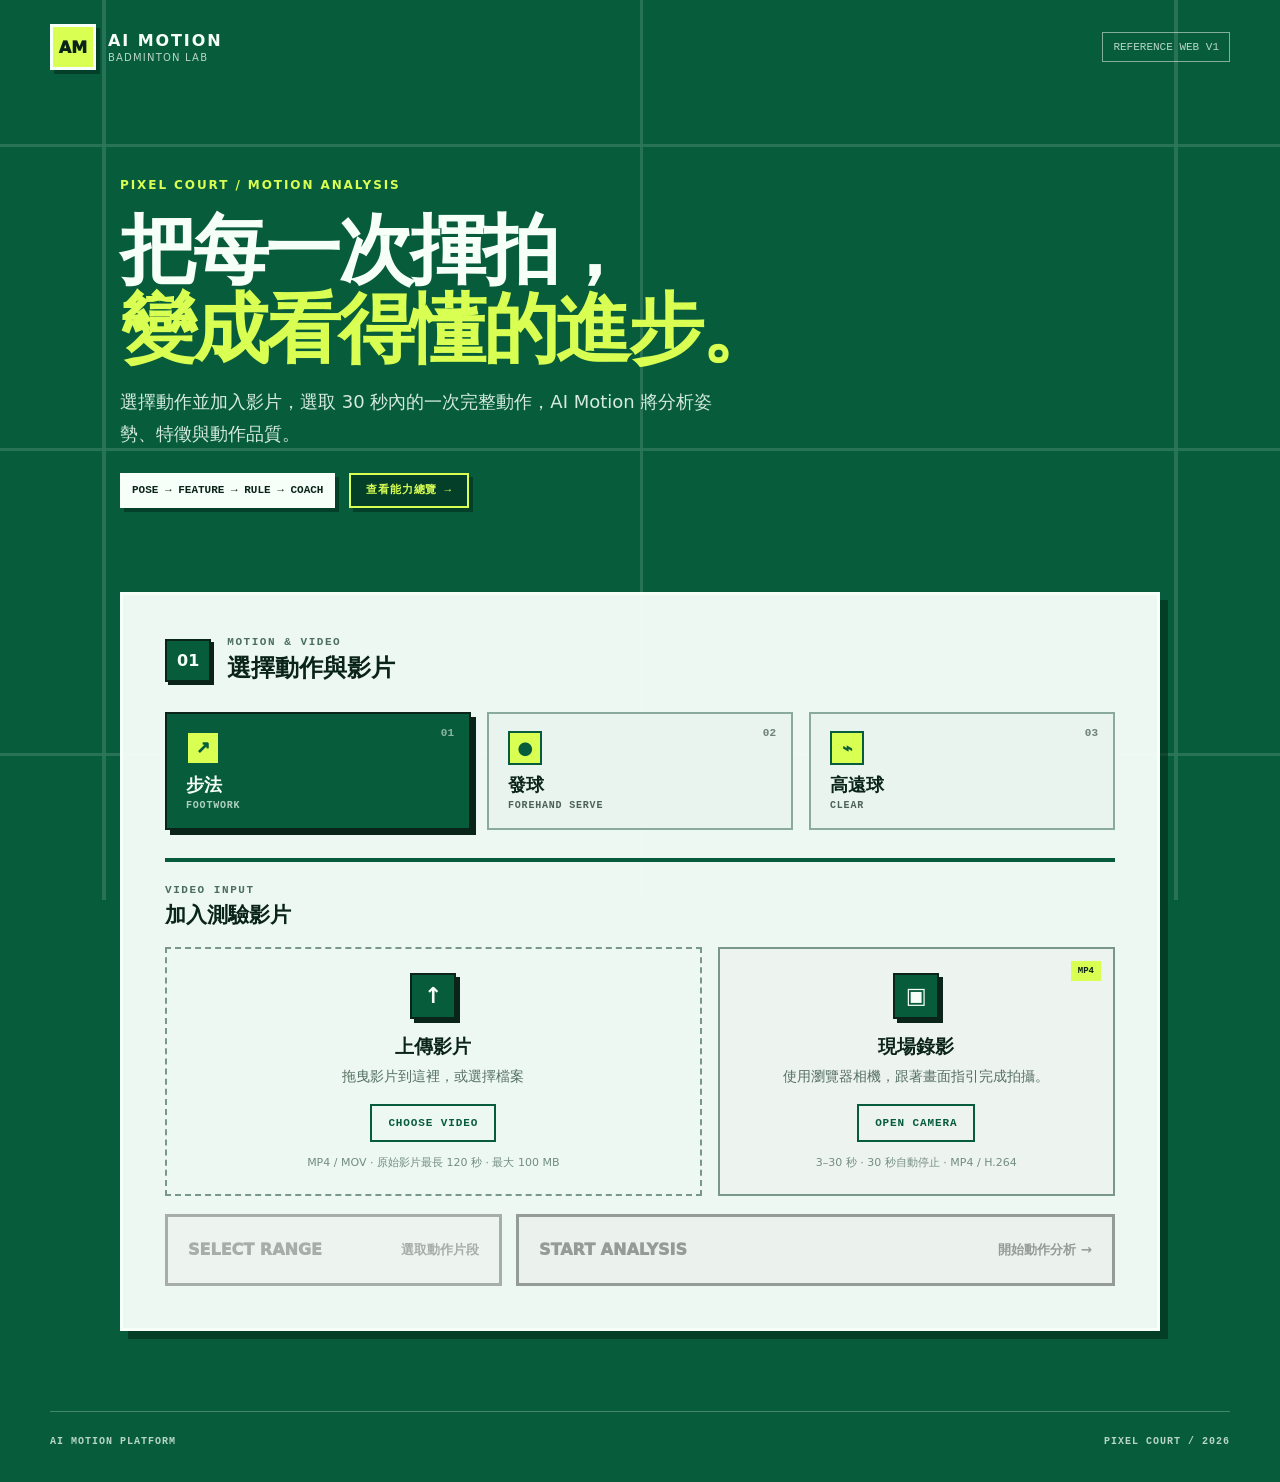
<file: frontend/index.html>
<!doctype html>
<html lang="zh-Hant">
<head>
  <meta charset="utf-8">
  <meta name="viewport" content="width=device-width, initial-scale=1">
  <meta name="theme-color" content="#075d3b">
  <title>AI Motion｜羽球動作分析</title>
  <link rel="stylesheet" href="css/home.css?v=segment-picker-v1">
</head>
<body>
  <div class="court-lines" aria-hidden="true"></div>

  <header class="site-header">
    <a class="brand" href="/" aria-label="AI Motion 首頁">
      <span class="brand-mark">AM</span>
      <span><strong>AI MOTION</strong><small>BADMINTON LAB</small></span>
    </a>
    <span class="version-tag">REFERENCE WEB V1</span>
</header>

  <main>
    <section class="hero">
      <p class="eyebrow">PIXEL COURT / MOTION ANALYSIS</p>
      <h1>把每一次揮拍，<br><span>變成看得懂的進步。</span></h1>
      <p class="hero-copy">選擇動作並加入影片，選取 30 秒內的一次完整動作，AI Motion 將分析姿勢、特徵與動作品質。</p>
      <div class="hero-actions">
        <div class="hero-badge" aria-label="分析流程">POSE → FEATURE → RULE → COACH</div>
        <a class="summary-link" href="summary.html?user_id=1">
          查看能力總覽 →
        </a>
      </div>
    </section>

    <section class="panel" aria-labelledby="motion-heading">
      <div class="step-heading">
        <span>01</span>
        <div><p>MOTION & VIDEO</p><h2 id="motion-heading">選擇動作與影片</h2></div>
      </div>

      <div class="motion-grid" role="radiogroup" aria-label="動作類型">
        <button class="motion-card is-selected" type="button" data-motion="footwork" role="radio" aria-checked="true">
          <span class="pixel-icon">↗</span><strong>步法</strong><small>FOOTWORK</small><em>01</em>
        </button>
        <button class="motion-card" type="button" data-motion="serve" role="radio" aria-checked="false">
          <span class="pixel-icon">●</span><strong>發球</strong><small>FOREHAND SERVE</small><em>02</em>
        </button>
        <button class="motion-card" type="button" data-motion="clear" role="radio" aria-checked="false">
          <span class="pixel-icon">⌁</span><strong>高遠球</strong><small>CLEAR</small><em>03</em>
        </button>
      </div>
      <div class="input-subheading">
    <div>
      <p>VIDEO INPUT</p>
      <h3 id="input-heading">加入測驗影片</h3>
    </div>
  </div>

  <div class="input-grid">
        <div class="upload-zone" id="uploadZone">
          <input id="videoInput" type="file" accept="video/mp4,video/quicktime,.mp4,.mov" hidden>
          <div class="upload-glyph">↑</div>
          <h3>上傳影片</h3>
          <p>拖曳影片到這裡，或選擇檔案</p>
          <button class="secondary-button" id="chooseFileButton" type="button">CHOOSE VIDEO</button>
          <small>MP4 / MOV · 原始影片最長 120 秒 · 最大 100 MB</small>
        </div>

        <div class="camera-card">
          <span class="soon-tag">MP4</span>
          <div class="camera-glyph">▣</div>
          <h3>現場錄影</h3>
          <p>使用瀏覽器相機，跟著畫面指引完成拍攝。</p>
          <button class="secondary-button" id="cameraButton" type="button">OPEN CAMERA</button>
          <small>3–30 秒 · 30 秒自動停止 · MP4 / H.264</small>
        </div>
      </div>

      <div class="file-bar" id="fileBar" hidden>
        <div><span class="file-dot"></span><strong id="fileName"></strong><small id="fileMeta"></small></div>
        <button id="removeFileButton" type="button" aria-label="移除影片">×</button>
      </div>

      <div class="motion-guard" id="motionGuard" hidden>
        <span>即將分析</span>
        <strong id="motionGuardLabel">步法 FOOTWORK</strong>
        <small>請確認影片中的實際動作與選擇項目相同。</small>
      </div>

      <div
        class="annotation-state"
        id="annotationState"
        hidden
      >
        <span>✓ 已選取完整動作</span>
        <strong id="annotationWindow"></strong>
      </div>

      <div class="analysis-actions">
        <button
          class="adjust-window-button"
          id="adjustWindowButton"
          type="button"
          disabled
        >
          <span>SELECT RANGE</span>
          <small>選取動作片段</small>
        </button>

        <button
          class="analyze-button"
          id="analyzeButton"
          type="button"
          disabled
        >
          <span>START ANALYSIS</span>
          <small>開始動作分析 →</small>
        </button>
      </div>
    </section>

    <section class="panel status-panel" id="statusPanel" hidden aria-live="polite">
      <div class="step-heading">
        <span>02</span>
        <div><p>ANALYSIS STATUS</p><h2>系統分析中</h2></div>
      </div>
      <div class="pipeline" id="pipeline">
        <div data-stage="upload"><i></i><span>UPLOAD</span></div>
        <div data-stage="pose"><i></i><span>POSE</span></div>
        <div data-stage="feature"><i></i><span>FEATURE</span></div>
        <div data-stage="assessment"><i></i><span>ASSESSMENT</span></div>
        <div data-stage="report"><i></i><span>REPORT</span></div>
      </div>
      <div class="analysis-progress" id="analysisProgress">
        <div class="progress-block">
          <div class="progress-meta">
            <span>影片上傳</span>
            <strong id="uploadProgressLabel">等待中</strong>
          </div>
          <div class="progress-track" aria-hidden="true">
            <i id="uploadProgressBar"></i>
          </div>
        </div>
        <div class="progress-block">
          <div class="progress-meta">
            <span>AI 分析</span>
            <strong id="analysisProgressLabel">等待中</strong>
          </div>
          <div class="progress-track" aria-hidden="true">
            <i id="analysisProgressBar"></i>
          </div>
          <small class="progress-detail" id="analysisProgressDetail">
            影片上傳完成後開始分析。
          </small>
        </div>
      </div>
      <p class="status-message" id="statusMessage">正在上傳影片…</p>
    </section>
  </main>

  <div class="camera-modal" id="cameraModal" hidden>
    <div class="camera-dialog" role="dialog" aria-modal="true" aria-labelledby="cameraTitle">
      <div class="camera-header">
        <div><p>CAMERA RECORDING V1.1</p><h2 id="cameraTitle">現場錄影</h2></div>
        <button id="cameraCloseButton" type="button" aria-label="關閉相機">×</button>
      </div>

      <div class="camera-stage" id="cameraStage" data-mode="ready">
        <video id="cameraPreview" autoplay muted playsinline></video>
        <video id="recordedPreview" controls playsinline hidden></video>

        <div class="camera-top-overlay">
          <div class="camera-motion-chip">
            <span>目前測驗</span>
            <strong id="cameraMotionLabel">步法 FOOTWORK</strong>
          </div>

          <div class="capture-quality" id="captureQuality" aria-live="polite">
            <div class="quality-item is-pending" id="qualityFullBody">
              <i aria-hidden="true"></i><span>全身入鏡</span><strong>檢查中</strong>
            </div>
            <div class="quality-item is-pending" id="qualityDistance">
              <i aria-hidden="true"></i><span>距離適中</span><strong>檢查中</strong>
            </div>
            <div class="quality-item is-pending" id="qualityLight">
              <i aria-hidden="true"></i><span>光線充足</span><strong>檢查中</strong>
            </div>
          </div>
        </div>

        <div class="capture-guide guide-footwork" id="captureGuide" aria-hidden="true">
          <div class="court-guide" id="courtGuide">
            <img
              src="./assets/capture-guides/footwork_court_guide_final.png"
              alt="步法球場取景引導線"
            />
            <span>請讓球網、半場邊線與中線大致對齊</span>
          </div>

          <div class="pose-guide" id="poseGuide">
            <div class="pose-guide-frame" aria-hidden="true"></div>
            <img id="poseGuideImage" alt="" />
            <span id="poseGuideLabel">站在人體引導位置並保持全身入鏡</span>
          </div>
        </div>

        <canvas id="qualityCanvas" width="96" height="54" hidden></canvas>
        <div class="countdown" id="cameraCountdown" hidden>3</div>
        <div class="recording-badge" id="recordingBadge" hidden><i></i><span>REC 00:00</span></div>

        <div class="camera-bottom-overlay">
          <p class="camera-status" id="cameraStatus">按下開始後將倒數 3 秒，錄影最長 30 秒。</p>
          <div class="camera-actions">
            <button class="camera-button ghost" id="cameraRetryButton" type="button" hidden>重新錄製</button>
            <button class="camera-button primary record-control" id="cameraStartButton" type="button" aria-label="開始錄影" data-record-state="ready"><span class="record-control-icon record-control-dot" aria-hidden="true"></span><span class="record-control-label">開始錄影</span></button>
            <button class="camera-button primary" id="cameraUseButton" type="button" hidden>使用這段影片</button>
          </div>
        </div>
      </div>

      <p class="capture-quality-note">
        綠燈表示目前拍攝條件適合分析，不代表動作正確。建議固定手機並使用 1.0x 正常速度。
      </p>
    </div>
  </div>

  <div class="toast" id="toast" role="status" hidden></div>
  <footer><span>AI MOTION PLATFORM</span><span>PIXEL COURT / 2026</span></footer>

  <script src="js/config.js?v=upload-v2-phase4a2"></script>
  <script src="js/api.js?v=upload-v2-phase4a2"></script>
  <script src="js/video-preprocess.js?v=trim-feedback-v2"></script>
  <script src="js/app.js?v=segment-picker-v1"></script>
  <script src="js/camera.js?v=upload-v2-phase4a2"></script>
</body>
</html>
</file>
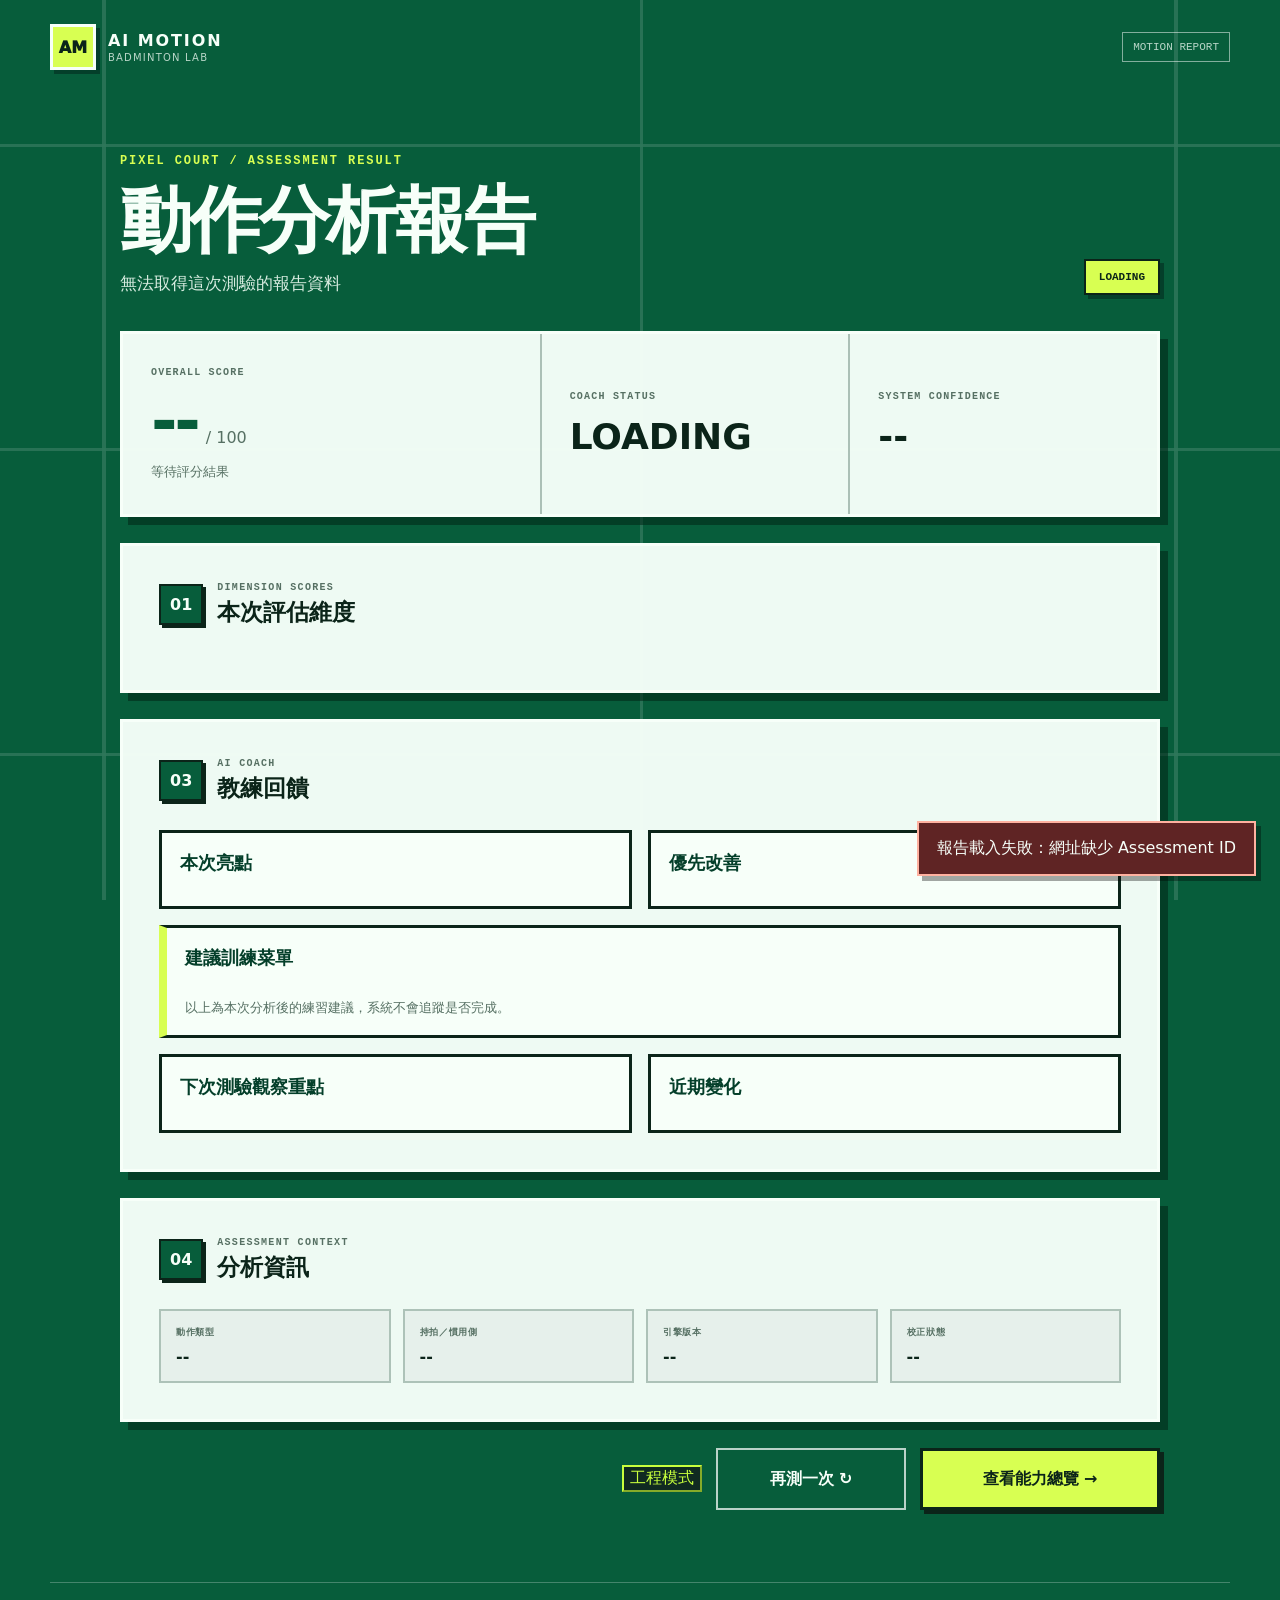
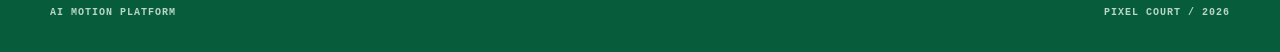
<file: frontend/report.html>
<!doctype html>
<html lang="zh-Hant">
<head>
  <meta charset="utf-8">
  <meta name="viewport" content="width=device-width, initial-scale=1">
  <meta name="theme-color" content="#075d3b">
  <title>AI Motion｜動作分析報告</title>
  <link rel="stylesheet" href="css/style.css">
  <link rel="stylesheet" href="css/engineer-mode.css">
</head>
<body>
  <div class="court-lines" aria-hidden="true"></div>

  <header class="site-header">
    <a class="brand" href="/" aria-label="返回 AI Motion 首頁">
      <span class="brand-mark">AM</span>
      <span><strong>AI MOTION</strong><small>BADMINTON LAB</small></span>
    </a>
    <span class="version-tag">MOTION REPORT</span>
  </header>

  <main class="report-shell">
    <section class="report-hero">
      <p class="eyebrow">PIXEL COURT / ASSESSMENT RESULT</p>
      <div class="hero-row">
        <div>
          <h1>動作分析報告</h1>
          <p id="motionSubtitle">正在讀取測驗結果…</p>
        </div>
        <span class="motion-chip" id="motionChip">LOADING</span>
      </div>
    </section>

    <section class="score-board" aria-label="測驗總覽">
      <article class="score-main">
        <p>OVERALL SCORE</p>
        <div class="score-line"><strong id="overallScore">--</strong><span>/ 100</span></div>
        <small id="evaluationStatus">等待評分結果</small>
      </article>
      <article class="summary-stat">
        <p>COACH STATUS</p>
        <strong id="coachStatus">LOADING</strong>
      </article>
      <article class="summary-stat">
        <p>SYSTEM CONFIDENCE</p>
        <strong id="confidenceValue">--</strong>
      </article>
    </section>

    <section class="report-grid">
      <article class="report-card dimension-card">
        <div class="card-heading"><span>01</span><div><p>DIMENSION SCORES</p><h2>本次評估維度</h2></div></div>
        <div class="dimension-list" id="dimensionList"></div>
        <p id="dimensionEmpty" class="empty-state" hidden>目前沒有可顯示的維度分數。</p>
      </article>

      <section class="report-card key-motion-section" id="keyMotionSection" aria-labelledby="keyMotionTitle" hidden>
        <div class="key-motion-heading-row">
          <div class="card-heading"><span>02</span><div><p>MOTION SEQUENCE</p><h2 id="keyMotionTitle">動作序列</h2></div></div>
        </div>
        <p class="key-motion-intro">從本次分析片段擷取連續代表畫面，查看完整動作變化。</p>
        <div class="motion-sequence-player" id="keyMotionPlayer" data-skeleton-visible="true">
          <div class="motion-sequence-stage" id="keyMotionStage"></div>
          <div class="motion-sequence-controls">
            <button class="motion-sequence-playback" id="keyMotionPlayback" type="button" aria-label="暫停動作序列">
              <strong id="keyMotionPlaybackIcon" aria-hidden="true">❚❚</strong>
              <span id="keyMotionPlaybackLabel">暫停</span>
            </button>
            <span class="motion-sequence-counter" id="keyMotionCounter">01 / 06</span>
            <button
              class="key-motion-skeleton-toggle"
              id="keyMotionSkeletonToggle"
              type="button"
              role="switch"
              aria-checked="true"
            >
              <span>顯示骨架</span>
              <strong id="keyMotionSkeletonState">ON</strong>
            </button>
          </div>
          <div class="motion-sequence-indicators" id="keyMotionIndicators" aria-label="動作序列畫面選擇"></div>
        </div>
      </section>

      <section class="report-card footwork-reach-section" id="footworkReachSection" aria-labelledby="footworkReachTitle" hidden>
        <div class="footwork-reach-heading-row">
          <div class="card-heading"><span>02</span><div><p>MOVEMENT REACH GRID</p><h2 id="footworkReachTitle">移動觸及圖</h2></div></div>
          <button
            class="key-motion-skeleton-toggle"
            id="footworkReachSkeletonToggle"
            type="button"
            role="switch"
            aria-checked="true"
          >
            <span>顯示骨架</span>
            <strong id="footworkReachSkeletonState">ON</strong>
          </button>
        </div>
        <p class="key-motion-intro">以中心準備位置與各方向最遠觸及畫面，呈現本次步法移動範圍。</p>
        <div class="footwork-reach-grid" id="footworkReachGrid" data-skeleton-visible="true"></div>
      </section>

      <article class="report-card coach-card">
        <div class="card-heading"><span>03</span><div><p>AI COACH</p><h2>教練回饋</h2></div></div>
        <div class="coach-v2" id="coachV2" hidden>
          <section class="coach-v2-block coach-v2-strengths">
            <h3>本次亮點</h3>
            <ul id="coachV2Strengths"></ul>
          </section>
          <section class="coach-v2-block coach-v2-priorities">
            <h3>優先改善</h3>
            <ul id="coachV2Priorities"></ul>
          </section>
          <section class="coach-v2-block coach-v2-training">
            <h3>建議訓練菜單</h3>
            <ol id="coachV2Training"></ol>
            <small>以上為本次分析後的練習建議，系統不會追蹤是否完成。</small>
          </section>
          <section class="coach-v2-block coach-v2-next">
            <h3>下次測驗觀察重點</h3>
            <p id="coachV2NextFocus"></p>
          </section>
          <section class="coach-v2-block coach-v2-trend">
            <h3>近期變化</h3>
            <p id="coachV2RecentTrend"></p>
          </section>
        </div>
        <p class="coach-message" id="coachMessage" hidden></p>
        <ul id="feedbackList" class="feedback-list"></ul>
      </article>
    </section>

    <section class="report-card evidence-card">
      <div class="card-heading"><span>04</span><div><p>ASSESSMENT CONTEXT</p><h2>分析資訊</h2></div></div>
      <dl class="evidence-grid">
        <div><dt>動作類型</dt><dd id="motionTypeValue">--</dd></div>
        <div><dt>持拍／慣用側</dt><dd id="handValue">--</dd></div>
        <div><dt>引擎版本</dt><dd id="engineValue">--</dd></div>
        <div><dt>校正狀態</dt><dd id="calibrationValue">--</dd></div>
      </dl>
      <details id="limitationsDetails" hidden>
        <summary>查看目前版本限制</summary>
        <ul id="limitationsList"></ul>
      </details>
    </section>

    <section class="engineer-mode" id="engineerMode" hidden>
      <div class="engineer-heading">
        <div>
          <p>INTERNAL DEVELOPMENT INTERFACE</p>
          <h2>工程模式</h2>
        </div>
        <div class="engineer-heading-actions">
          <button id="engineerExportCsv" type="button" hidden>
            EXPORT CSV
          </button>
          <span>DEBUG / NOT PUBLIC CONTRACT</span>
        </div>
      </div>
      <p class="engineer-intro">
        本區只呈現 Backend 已保存的分析證據與門檻，不在瀏覽器重算 Feature 或分數。
      </p>
      <div id="engineerState" class="engineer-state">正在讀取工程證據…</div>
      <div id="engineerSections" class="engineer-sections"></div>
    </section>

    <div class="report-actions">
      <a id="summaryButton" class="summary-button" href="summary.html?user_id=1">查看能力總覽 →</a>
      <button id="backButton" type="button">← 返回重新測驗</button>
      <button id="engineerToggle" class="engineer-toggle" type="button" aria-expanded="false">
        工程模式
      </button>
      <span id="assessmentLabel"></span>
    </div>
  </main>

  <div class="error-banner" id="errorBanner" role="alert" hidden></div>
  <footer><span>AI MOTION PLATFORM</span><span>PIXEL COURT / 2026</span></footer>

  <script src="js/config.js"></script>
  <script src="js/api.js"></script>
  <script src="js/motion-sequence-player.js"></script>
  <script src="js/report.js"></script>
  <script src="js/engineer-mode.js"></script>
</body>
</html>
</file>
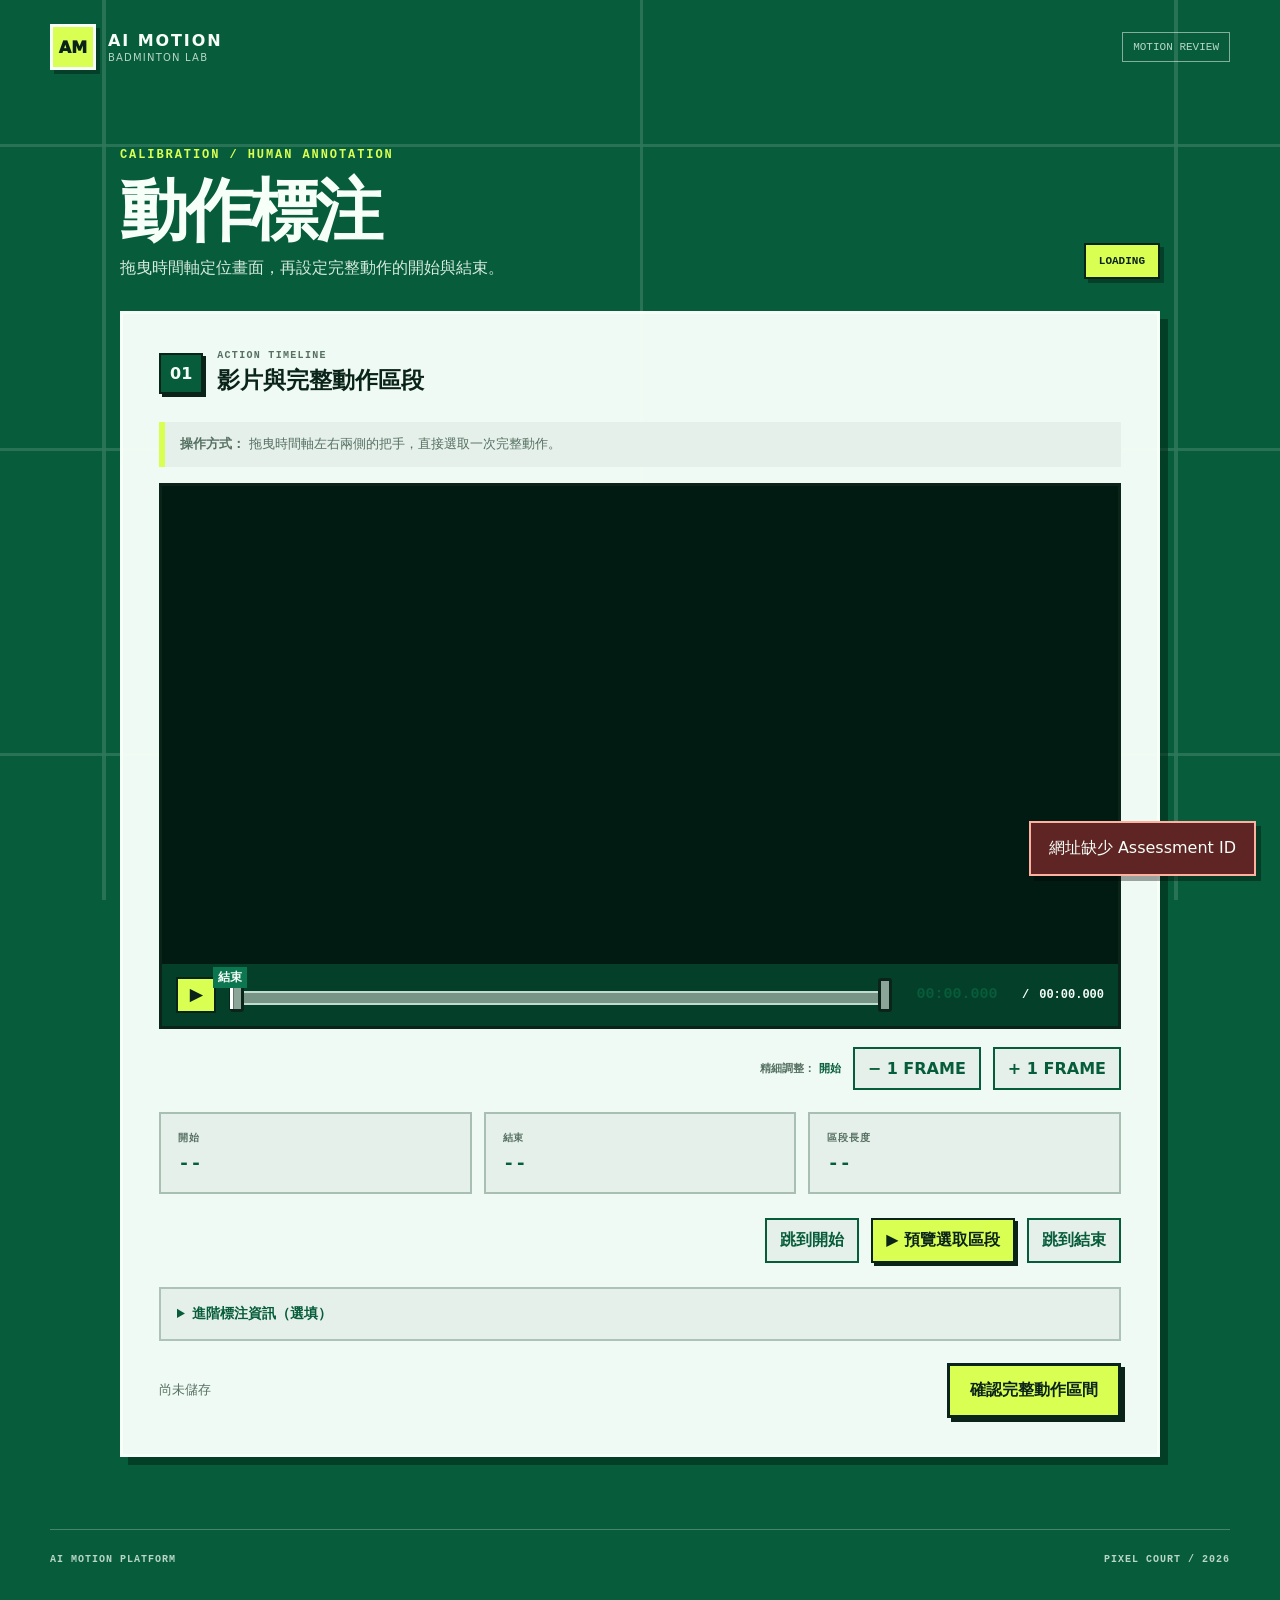
<file: frontend/review.html>
<!doctype html>
<html lang="zh-Hant">
<head>
  <meta charset="utf-8">
  <meta name="viewport" content="width=device-width, initial-scale=1">
  <meta name="theme-color" content="#075d3b">
  <title>AI Motion｜動作標注</title>
  <link rel="stylesheet" href="css/style.css">
  <link rel="stylesheet" href="css/review.css">
</head>
<body>
  <div class="court-lines" aria-hidden="true"></div>

  <header class="site-header">
    <a class="brand" href="/">
      <span class="brand-mark">AM</span>
      <span>
        <strong>AI MOTION</strong>
        <small>BADMINTON LAB</small>
      </span>
    </a>
    <span class="version-tag">MOTION REVIEW</span>
  </header>

  <main class="review-shell">
    <section class="review-hero">
      <p class="eyebrow">CALIBRATION / HUMAN ANNOTATION</p>
      <div class="hero-row">
        <div>
          <h1>動作標注</h1>
          <p>拖曳時間軸定位畫面，再設定完整動作的開始與結束。</p>
        </div>
        <span class="motion-chip" id="motionChip">LOADING</span>
      </div>
    </section>

    <section class="review-card video-card">
      <div class="card-heading">
        <span>01</span>
        <div>
          <p>ACTION TIMELINE</p>
          <h2>影片與完整動作區段</h2>
        </div>
      </div>

      <p class="annotation-guide">
        <strong>操作方式：</strong>
        拖曳時間軸左右兩側的把手，直接選取一次完整動作。
      </p>

      <div class="video-stage">
        <video id="reviewVideo" playsinline preload="metadata"></video>

        <div class="video-timeline">
          <button id="playPause" type="button" aria-label="播放或暫停">▶</button>

          <div class="trim-shell" id="trimTrack">
            <div class="trim-selection" id="trimSelection"></div>
            <div class="timeline-playhead" id="timelinePlayhead"></div>

            <input
              id="startHandle"
              class="trim-range trim-range-start"
              type="range"
              min="0"
              max="1"
              step="0.001"
              value="0"
              aria-label="拖曳設定開始時間"
            >

            <input
              id="endHandle"
              class="trim-range trim-range-end"
              type="range"
              min="0"
              max="1"
              step="0.001"
              value="1"
              aria-label="拖曳設定結束時間"
            >

            <span class="trim-label trim-label-start" id="startMarker">
              開始
            </span>
            <span class="trim-label trim-label-end" id="endMarker">
              結束
            </span>
          </div>

          <strong id="currentTime">00:00.000</strong>
          <span>/</span>
          <span id="totalTime">00:00.000</span>
        </div>
      </div>

      <div class="playback-tools precision-tools">
        <span>
          精細調整：
          <strong id="boundaryTarget">開始</strong>
        </span>
        <button id="previousFrame" type="button">− 1 FRAME</button>
        <button id="nextFrame" type="button">+ 1 FRAME</button>
      </div>

      <input id="startRange" type="hidden" value="0">
      <input id="endRange" type="hidden" value="1">

      <div class="window-stats compact-window-stats">
        <div>
          <small>開始</small>
          <strong id="startValue">--</strong>
        </div>
        <div>
          <small>結束</small>
          <strong id="endValue">--</strong>
        </div>
        <div>
          <small>區段長度</small>
          <strong id="durationValue">--</strong>
        </div>
      </div>

      <div class="auto-window" id="autoWindow" hidden></div>

      <div class="window-actions">
        <button id="jumpStart" type="button">跳到開始</button>
        <button id="previewWindow" class="primary-action" type="button">
          ▶ 預覽選取區段
        </button>
        <button id="jumpEnd" type="button">跳到結束</button>
      </div>

      <form id="annotationForm">
        <details class="annotation-details" id="annotationDetails">
          <summary>進階標注資訊（選填）</summary>

          <p class="annotation-help">
            用於記錄實際動作與持拍手，協助檢查系統是否判斷正確。
          </p>

          <div class="form-grid">
            <label>
              <span>實際動作</span>
              <select id="actionType">
                <option value="">尚未指定</option>
                <option value="FOREHAND_SERVE">正手發球</option>
                <option value="BACKHAND_SERVE">反手發球</option>
                <option value="CLEAR">高遠球</option>
                <option value="FOOTWORK">米字步</option>
              </select>
            </label>

            <label>
              <span>持拍手</span>
              <select id="racketSide">
                <option value="">尚未指定</option>
                <option value="right">右手</option>
                <option value="left">左手</option>
              </select>
            </label>
          </div>

          <label class="notes-field">
            <span>備註</span>
            <textarea
              id="notes"
              rows="3"
              placeholder="例如：教學影片、有慢動作或多角度剪輯。"
            ></textarea>
          </label>
        </details>

        <div class="save-row">
          <p id="saveStatus">尚未儲存</p>
          <button id="saveAnnotation" class="save-button" type="submit">
            確認完整動作區間
          </button>
        </div>
      </form>
    </section>

    <p class="assessment-id" id="assessmentLabel"></p>
  </main>

  <div class="error-banner" id="errorBanner" role="alert" hidden></div>

  <footer>
    <span>AI MOTION PLATFORM</span>
    <span>PIXEL COURT / 2026</span>
  </footer>

  <script src="js/config.js"></script>
  <script src="js/review.js"></script>
</body>
</html>
</file>
<file: frontend/css/home.css>
:root {
  --court: #075d3b;
  --court-deep: #043f2a;
  --court-light: #0b7650;
  --lime: #d8ff52;
  --white: #f7fff9;
  --ink: #0b2419;
  --muted: #b9d6c8;
  --line: rgba(255,255,255,.82);
  --panel: rgba(246,255,249,.96);
  --shadow: 8px 8px 0 rgba(1,37,23,.55);
}

* { box-sizing: border-box; }
html { scroll-behavior: smooth; }
body {
  margin: 0;
  min-height: 100vh;
  color: var(--white);
  background: var(--court);
  font-family: Inter, "Noto Sans TC", system-ui, -apple-system, sans-serif;
  overflow-x: hidden;
}
button, input { font: inherit; }
button { cursor: pointer; }

.court-lines {
  position: fixed;
  inset: 0;
  z-index: -1;
  opacity: .16;
  background:
    linear-gradient(90deg, transparent 8%, var(--line) 8% 8.25%, transparent 8.25% 50%, var(--line) 50% 50.25%, transparent 50.25% 91.75%, var(--line) 91.75% 92%, transparent 92%),
    linear-gradient(transparent 16%, var(--line) 16% 16.35%, transparent 16.35% 49.8%, var(--line) 49.8% 50.15%, transparent 50.15% 83.65%, var(--line) 83.65% 84%, transparent 84%);
}
.site-header {
  width: min(1180px, calc(100% - 40px));
  margin: 0 auto;
  padding: 24px 0;
  display: flex;
  align-items: center;
  justify-content: space-between;
}
.brand { color: inherit; text-decoration: none; display: flex; align-items: center; gap: 12px; }
.brand-mark {
  display: grid; place-items: center; width: 46px; height: 46px;
  color: var(--ink); background: var(--lime); border: 3px solid var(--white);
  box-shadow: 4px 4px 0 var(--court-deep); font-weight: 950;
}
.brand strong, .brand small { display: block; letter-spacing: .12em; }
.brand small { margin-top: 2px; color: var(--muted); font-size: 10px; }
.version-tag, .hero-badge, .soon-tag { font-family: ui-monospace, SFMono-Regular, Menlo, monospace; }
.version-tag { padding: 8px 10px; border: 1px solid rgba(255,255,255,.5); color: var(--muted); font-size: 11px; }
main { width: min(1040px, calc(100% - 40px)); margin: 0 auto 80px; }
.hero { padding: 72px 0 58px; }
.eyebrow { color: var(--lime); font-weight: 800; letter-spacing: .16em; font-size: 12px; }
.hero h1 { margin: 18px 0; font-size: clamp(42px, 7vw, 76px); line-height: 1.04; letter-spacing: -.045em; }
.hero h1 span { color: var(--lime); }
.hero-copy { max-width: 620px; color: #d6ebdf; font-size: 18px; line-height: 1.8; }
.hero-badge { display: inline-block; margin-top: 18px; padding: 9px 12px; color: var(--ink); background: var(--white); font-size: 11px; font-weight: 800; box-shadow: 4px 4px 0 var(--court-deep); }
.panel { margin-top: 26px; padding: clamp(24px, 4vw, 42px); color: var(--ink); background: var(--panel); border: 3px solid var(--white); box-shadow: var(--shadow); }
.step-heading { display: flex; align-items: center; gap: 16px; margin-bottom: 28px; }
.step-heading > span { color: var(--white); background: var(--court); border: 2px solid var(--ink); padding: 10px; font-weight: 900; box-shadow: 3px 3px 0 var(--ink); }
.step-heading p { margin: 0 0 4px; color: #4c6e5e; font: 700 11px/1 ui-monospace, monospace; letter-spacing: .14em; }
.step-heading h2 { margin: 0; font-size: 24px; }
.motion-grid, .input-grid { display: grid; grid-template-columns: repeat(3, 1fr); gap: 16px; }
.motion-card {
  position: relative; min-height: 168px; padding: 22px; text-align: left;
  color: var(--ink); background: #e8f4ed; border: 2px solid #8aab9c; transition: .16s ease;
}
.motion-card:hover { transform: translateY(-3px); border-color: var(--court); }
.motion-card.is-selected { color: var(--white); background: var(--court); border-color: var(--ink); box-shadow: 5px 5px 0 var(--ink); }
.motion-card strong, .motion-card small { display: block; }
.motion-card strong { margin-top: 18px; font-size: 21px; }
.motion-card small { margin-top: 5px; opacity: .7; font: 700 10px/1 ui-monospace, monospace; letter-spacing: .08em; }
.motion-card em { position: absolute; right: 15px; top: 13px; font-style: normal; font: 700 11px ui-monospace, monospace; opacity: .55; }
.pixel-icon { display: grid; place-items: center; width: 42px; height: 42px; color: var(--court); background: var(--lime); border: 2px solid currentColor; font-weight: 950; font-size: 22px; }
.input-grid { grid-template-columns: 1.35fr 1fr; }
.upload-zone, .camera-card { position: relative; min-height: 285px; padding: 32px; border: 2px dashed #799889; display: flex; flex-direction: column; align-items: center; justify-content: center; text-align: center; }
.upload-zone.is-dragging { background: #e7f9ec; border-color: var(--court); }
.camera-card { border-style: solid; background: #edf3ef; }
.upload-glyph, .camera-glyph { display: grid; place-items: center; width: 54px; height: 54px; color: var(--white); background: var(--court); border: 2px solid var(--ink); box-shadow: 4px 4px 0 var(--ink); font-size: 26px; font-weight: 900; }
.upload-zone h3, .camera-card h3 { margin: 20px 0 4px; }
.upload-zone p, .camera-card p { margin: 4px 0 18px; color: #567063; font-size: 14px; }
.upload-zone small, .camera-card small { margin-top: 13px; color: #748d81; font-size: 11px; }
.secondary-button { padding: 11px 16px; color: var(--court); background: transparent; border: 2px solid var(--court); font: 800 11px ui-monospace, monospace; letter-spacing: .08em; }
.secondary-button:hover { color: var(--white); background: var(--court); }
.soon-tag { position: absolute; top: 12px; right: 12px; padding: 5px 7px; color: var(--ink); background: var(--lime); font-size: 9px; font-weight: 900; }
.file-bar { margin-top: 16px; padding: 14px 16px; align-items: center; justify-content: space-between; background: #deeee5; border: 2px solid #719381; }
.file-bar:not([hidden]) { display: flex; }
.file-bar > div { display: grid; grid-template-columns: auto 1fr; column-gap: 10px; align-items: center; }
.file-dot { grid-row: 1 / 3; width: 10px; height: 10px; background: var(--lime); border: 2px solid var(--court); }
.file-bar strong { overflow-wrap: anywhere; font-size: 13px; }
.file-bar small { color: #607a6d; font-size: 11px; }
.file-bar button { border: 0; background: none; font-size: 24px; }
.analyze-button { width: 100%; margin-top: 18px; padding: 18px 22px; display: flex; align-items: center; justify-content: space-between; color: var(--ink); background: var(--lime); border: 3px solid var(--ink); box-shadow: 5px 5px 0 var(--ink); font-weight: 950; }
.analyze-button small { font-weight: 750; }
.analyze-button:disabled { cursor: not-allowed; filter: grayscale(1); opacity: .42; box-shadow: none; }
.pipeline { display: grid; grid-template-columns: repeat(5, 1fr); gap: 8px; }
.pipeline div { position: relative; display: grid; justify-items: center; gap: 9px; color: #809488; font: 700 10px ui-monospace, monospace; }
.pipeline div:not(:last-child)::after { content: ""; position: absolute; left: 58%; right: -42%; top: 8px; height: 3px; background: #c6d5cd; }
.pipeline i { z-index: 1; width: 18px; height: 18px; background: #c6d5cd; border: 3px solid #809488; }
.pipeline .active i { background: var(--lime); border-color: var(--court); animation: pulse 1s steps(2) infinite; }
.pipeline .done i, .pipeline .done::after { background: var(--court) !important; border-color: var(--court); }
.pipeline .done { color: var(--court); }
.status-message { margin: 24px 0 0; padding: 12px; text-align: center; color: var(--white); background: var(--court); font-size: 13px; }
.toast { position: fixed; z-index: 5; right: 24px; bottom: 24px; max-width: 380px; padding: 14px 18px; color: var(--white); background: #291b17; border: 2px solid #ffb59d; box-shadow: 5px 5px 0 rgba(0,0,0,.35); }
footer { width: min(1180px, calc(100% - 40px)); margin: 0 auto; padding: 24px 0 34px; display: flex; justify-content: space-between; color: var(--muted); border-top: 1px solid rgba(255,255,255,.25); font: 700 10px ui-monospace, monospace; letter-spacing: .1em; }
@keyframes pulse { 50% { transform: scale(.72); } }
@media (max-width: 740px) {
  .version-tag { display: none; }
  .hero { padding-top: 42px; }
  .motion-grid, .input-grid { grid-template-columns: 1fr; }
  .motion-card { min-height: 130px; }
  .pipeline span { font-size: 8px; }
  .panel { padding: 23px 18px; }
  footer { gap: 12px; }
}
@media (prefers-reduced-motion: reduce) { *, *::before, *::after { scroll-behavior: auto !important; animation: none !important; transition: none !important; } }

/* Camera Recording V1.1 */
.camera-modal { position: fixed; inset: 0; z-index: 20; padding: 24px; overflow-y: auto; background: rgba(2,27,17,.86); backdrop-filter: blur(8px); }
.camera-modal:not([hidden]) { display: grid; place-items: center; }
.camera-dialog { width: min(920px, 100%); padding: clamp(18px, 3vw, 30px); color: var(--ink); background: var(--panel); border: 3px solid var(--white); box-shadow: 10px 10px 0 var(--court-deep); }
.camera-header { display: flex; align-items: flex-start; justify-content: space-between; gap: 16px; }
.camera-header p { margin: 0 0 5px; color: #567063; font: 800 10px ui-monospace, monospace; letter-spacing: .12em; }
.camera-header h2 { margin: 0; font-size: 27px; }
.camera-header button { width: 42px; height: 42px; color: var(--ink); background: #e3eee8; border: 2px solid var(--ink); font-size: 25px; }
.camera-motion-confirm { margin: 20px 0 14px; padding: 13px 15px; display: grid; grid-template-columns: auto 1fr; gap: 4px 13px; align-items: center; background: var(--lime); border: 2px solid var(--ink); }
.camera-motion-confirm span { font: 800 10px ui-monospace, monospace; }
.camera-motion-confirm strong { font-size: 14px; }
.camera-motion-confirm small { grid-column: 2; color: #395145; }
.camera-stage { position: relative; aspect-ratio: 16 / 9; overflow: hidden; background: #06140e; border: 3px solid var(--ink); }
.camera-stage video { width: 100%; height: 100%; object-fit: cover; background: #06140e; }
.capture-guide { position: absolute; inset: 0; pointer-events: none; }
.court-guide, .pose-guide { position: absolute; inset: 0; }
.court-guide img { width: 100%; height: 100%; object-fit: contain; object-position: center bottom; opacity: .84; transform: translateY(-11%); }
.court-guide span, .pose-guide span { position: absolute; left: 50%; bottom: 4%; width: max-content; max-width: 88%; padding: 6px 9px; color: var(--ink); background: rgba(216,255,82,.94); transform: translateX(-50%); font-size: 11px; font-weight: 850; text-align: center; }
.pose-guide { display: none; }
.pose-guide-frame { position: absolute; left: 50%; bottom: 5%; width: 55%; height: 90%; border: 3px solid rgba(255,255,255,.62); transform: translateX(-50%); }
.pose-guide img { position: absolute; left: 50%; bottom: 5%; width: auto; height: 86%; object-fit: contain; opacity: .48; transform: translateX(-50%) scale(var(--guide-scale, 1)); transform-origin: center bottom; transition: opacity .18s ease; }
.pose-guide img.is-changing { opacity: .12; }
.guide-serve .court-guide, .guide-clear .court-guide { display: none; }
.guide-serve .pose-guide, .guide-clear .pose-guide { display: block; }
.guide-clear .pose-guide-frame { bottom: 3%; height: 94%; }
.guide-clear .pose-guide img { bottom: 3%; height: 88%; }
.countdown { position: absolute; inset: 0; display: grid; place-items: center; color: var(--lime); background: rgba(3,40,25,.62); text-shadow: 7px 7px 0 var(--court-deep); font: 950 clamp(90px, 18vw, 180px)/1 ui-monospace, monospace; }
.recording-badge { position: absolute; top: 14px; left: 14px; padding: 7px 10px; align-items: center; gap: 8px; color: var(--white); background: rgba(55,8,8,.82); font: 800 11px ui-monospace, monospace; }
.recording-badge:not([hidden]) { display: flex; }
.recording-badge i { width: 10px; height: 10px; background: #ff4e4e; animation: rec-blink 1s steps(1) infinite; }
.capture-quality { margin: 13px 0 0; display: grid; grid-template-columns: repeat(3, 1fr); gap: 8px; }
.quality-item { min-height: 54px; padding: 9px 10px; display: grid; grid-template-columns: auto 1fr; gap: 2px 8px; align-items: center; color: #486256; background: #e4eee9; border: 2px solid #a8bdb2; transition: border-color .2s ease, background .2s ease, color .2s ease; }
.quality-item i { grid-row: 1 / 3; width: 15px; height: 15px; background: #a8bdb2; border: 2px solid var(--ink); }
.quality-item span { font-size: 12px; font-weight: 850; }
.quality-item strong { color: #71877c; font: 800 9px ui-monospace, monospace; }
.quality-item.is-pass { color: var(--ink); background: rgba(216,255,82,.72); border-color: var(--court); }
.quality-item.is-pass i { background: var(--lime); }
.quality-item.is-pass strong { color: var(--court); }
.quality-item.is-fail { background: #f4e6df; border-color: #c58c72; }
.quality-item.is-fail i { background: #db8e68; }
.quality-item.is-unavailable { filter: grayscale(.7); opacity: .75; }
.capture-quality-note { margin: 9px 0 0; color: #567063; font-size: 11px; text-align: center; }
.camera-tips { margin: 10px 0 0; padding: 0; display: grid; grid-template-columns: repeat(3, 1fr); gap: 8px; list-style: none; }
.camera-tips li { padding: 9px; text-align: center; color: #486256; background: #e4eee9; border: 1px solid #a8bdb2; font-size: 12px; }
.camera-status { min-height: 22px; margin: 13px 0; color: #567063; text-align: center; font-size: 13px; }
.camera-actions { display: flex; justify-content: center; gap: 10px; }
.camera-button { padding: 12px 17px; border: 2px solid var(--ink); font-weight: 900; }
.camera-button.primary { color: var(--ink); background: var(--lime); box-shadow: 4px 4px 0 var(--ink); }
.camera-button.ghost { color: var(--court); background: transparent; border-color: var(--court); }
.camera-button.stop { color: var(--white); background: #a62d2d; }
.camera-button:disabled { cursor: not-allowed; filter: grayscale(1); opacity: .5; }
body.camera-open { overflow: hidden; }
@keyframes rec-blink { 50% { opacity: .25; } }
@media (max-width: 620px) { .camera-modal { padding: 8px; } .camera-dialog { padding: 15px; } .camera-motion-confirm { grid-template-columns: 1fr; } .camera-motion-confirm small { grid-column: auto; } .capture-quality, .camera-tips { grid-template-columns: 1fr; } .pose-guide-frame { width: 62%; } }

.countdown[hidden] { display: none; }

.capture-guide[hidden] { display: none; }

.motion-guard {
  margin-top: 16px;
  padding: 13px 16px;
  display: grid;
  grid-template-columns: auto 1fr;
  gap: 4px 13px;
  align-items: center;
  color: var(--ink);
  background: #e6f0eb;
  border: 2px solid #719381;
  border-left: 8px solid var(--lime);
}

.motion-guard[hidden] {
  display: none;
}

.motion-guard span {
  font: 800 10px ui-monospace, monospace;
  letter-spacing: .08em;
}

.motion-guard strong {
  font-size: 14px;
}

.motion-guard small {
  grid-column: 2;
  color: #567063;
}


/* Homepage Combined Motion Input V2 */

.hero-actions {
  margin-top: 22px;
  display: flex;
  align-items: stretch;
  flex-wrap: wrap;
  gap: 14px;
}

.hero-actions .hero-badge {
  margin-top: 0;
  display: inline-flex;
  align-items: center;
}

.summary-link {
  display: inline-flex;
  align-items: center;
  padding: 10px 15px;
  color: var(--lime);
  background: var(--court-deep);
  border: 2px solid var(--lime);
  box-shadow: 4px 4px 0 var(--court-deep);
  font: 800 11px/1 ui-monospace, monospace;
  letter-spacing: .07em;
  text-decoration: none;
}

.summary-link:hover,
.summary-link:focus-visible {
  color: var(--ink);
  background: var(--lime);
  border-color: var(--ink);
  outline: none;
}

.motion-grid {
  margin-bottom: 28px;
}

.motion-card {
  min-height: 116px;
  padding: 17px 19px;
}

.motion-card strong {
  margin-top: 8px;
  font-size: 18px;
}

.motion-card small {
  margin-top: 4px;
}

.motion-card .pixel-icon {
  width: 34px;
  height: 34px;
  font-size: 17px;
}

.input-subheading {
  margin: 2px 0 18px;
  padding-top: 23px;
  border-top: 4px solid var(--court);
}

.input-subheading p {
  margin: 0 0 5px;
  color: #4c6e5e;
  font: 700 11px/1 ui-monospace, monospace;
  letter-spacing: .14em;
}

.input-subheading h3 {
  margin: 0;
  font-size: 21px;
}

.upload-zone,
.camera-card {
  min-height: 215px;
  padding: 24px;
}

.upload-glyph,
.camera-glyph {
  width: 46px;
  height: 46px;
  font-size: 22px;
}

.upload-zone h3,
.camera-card h3 {
  margin-top: 15px;
}

@media (max-width: 740px) {
  main,
  .site-header {
    width: min(100% - 24px, 1040px);
  }

  .hero {
    padding: 38px 0 34px;
  }

  .hero h1 {
    font-size: clamp(34px, 9.5vw, 47px);
    line-height: 1.08;
  }

  .hero-copy {
    font-size: 15px;
    line-height: 1.65;
  }

  .hero-actions {
    display: grid;
    grid-template-columns: 1fr;
    gap: 10px;
  }

  .hero-actions .hero-badge,
  .summary-link {
    justify-content: center;
    text-align: center;
  }

  .motion-grid {
    grid-template-columns: repeat(3, minmax(0, 1fr));
    gap: 7px;
    margin-bottom: 22px;
  }

  .motion-card {
    min-width: 0;
    min-height: 82px;
    padding: 11px 8px;
    text-align: center;
  }

  .motion-card .pixel-icon {
    width: 28px;
    height: 28px;
    margin: 0 auto;
    font-size: 14px;
  }

  .motion-card strong {
    margin-top: 8px;
    font-size: 15px;
  }

  .motion-card small {
    display: none;
  }

  .motion-card em {
    right: 7px;
    top: 6px;
    font-size: 8px;
  }

  .input-grid {
    grid-template-columns: 1fr;
    gap: 12px;
  }

  .upload-zone,
  .camera-card {
    min-height: 155px;
    padding: 18px 14px;
  }

  .upload-glyph,
  .camera-glyph {
    width: 38px;
    height: 38px;
    font-size: 19px;
  }

  .upload-zone h3,
  .camera-card h3 {
    margin: 11px 0 2px;
    font-size: 17px;
  }

  .upload-zone p,
  .camera-card p {
    margin: 3px 0 11px;
    font-size: 12px;
  }

  .upload-zone small,
  .camera-card small {
    margin-top: 9px;
    font-size: 10px;
  }

  .analyze-button {
    padding: 15px;
  }
}

/* Human Action Window V1 */

.annotation-state {
  margin-top: 16px;
  padding: 13px 16px;
  display: flex;
  align-items: center;
  justify-content: space-between;
  gap: 14px;
  color: var(--court);
  background: #deeee5;
  border: 2px solid #719381;
  border-left: 8px solid var(--lime);
}

.annotation-state[hidden] {
  display: none;
}

.annotation-state span {
  font-weight: 900;
}

.annotation-state strong {
  font: 800 12px ui-monospace, monospace;
}

.analysis-actions {
  margin-top: 18px;
  display: grid;
  grid-template-columns: minmax(220px, .72fr) minmax(300px, 1.28fr);
  gap: 14px;
}

.adjust-window-button,
.analysis-actions .analyze-button {
  width: 100%;
  margin-top: 0;
  min-height: 72px;
  padding: 16px 20px;
  display: flex;
  align-items: center;
  justify-content: space-between;
  font-weight: 950;
}

.adjust-window-button {
  color: var(--court);
  background: #e6f0eb;
  border: 3px solid var(--court);
}

.adjust-window-button:hover:not(:disabled),
.adjust-window-button:focus-visible {
  color: var(--lime);
  background: var(--court);
  outline: none;
}

.adjust-window-button small {
  font-weight: 800;
}

.adjust-window-button:disabled {
  cursor: not-allowed;
  filter: grayscale(1);
  opacity: .42;
}

@media (max-width: 680px) {
  .analysis-actions {
    grid-template-columns: 1fr;
  }

  .annotation-state {
    align-items: flex-start;
    flex-direction: column;
  }
}

/* Camera UX Optimization V1 — camera-first controls */
.camera-dialog {
  position: relative;
}

.camera-stage {
  isolation: isolate;
}

.camera-stage video {
  display: block;
  object-fit: contain;
}

.camera-top-overlay,
.camera-bottom-overlay {
  position: absolute;
  left: 0;
  right: 0;
  z-index: 7;
  pointer-events: none;
}

.camera-top-overlay {
  top: 0;
  padding: 12px;
  display: flex;
  align-items: flex-start;
  justify-content: space-between;
  gap: 10px;
  background: linear-gradient(to bottom, rgba(0, 20, 12, .74), rgba(0, 20, 12, 0));
}

.camera-bottom-overlay {
  bottom: 0;
  padding: 54px 14px 14px;
  background: linear-gradient(to top, rgba(0, 20, 12, .82), rgba(0, 20, 12, 0));
}

.camera-motion-chip {
  flex: 0 1 auto;
  min-width: 0;
  padding: 6px 8px;
  color: var(--white);
  background: rgba(2, 27, 17, .66);
  border: 1px solid rgba(255, 255, 255, .34);
  backdrop-filter: blur(4px);
}

.camera-motion-chip span {
  display: block;
  margin-bottom: 2px;
  font: 800 8px ui-monospace, monospace;
  letter-spacing: .08em;
  opacity: .74;
}

.camera-motion-chip strong {
  display: block;
  overflow: hidden;
  font-size: 11px;
  text-overflow: ellipsis;
  white-space: nowrap;
}

.camera-top-overlay .capture-quality {
  margin: 0;
  display: flex;
  justify-content: flex-end;
  gap: 6px;
}

.camera-top-overlay .quality-item {
  min-height: 0;
  width: auto;
  padding: 6px 7px;
  display: flex;
  gap: 5px;
  color: rgba(255,255,255,.82);
  background: rgba(2, 27, 17, .60);
  border: 1px solid rgba(255,255,255,.24);
  backdrop-filter: blur(4px);
}

.camera-top-overlay .quality-item i {
  width: 9px;
  height: 9px;
  flex: 0 0 9px;
  border: 1px solid rgba(255,255,255,.8);
}

.camera-top-overlay .quality-item span {
  font-size: 9px;
  line-height: 1;
  white-space: nowrap;
}

.camera-top-overlay .quality-item strong {
  display: none;
}

.camera-top-overlay .quality-item.is-pass {
  color: var(--white);
  background: rgba(31, 101, 67, .76);
  border-color: rgba(216,255,82,.8);
}

.camera-top-overlay .quality-item.is-fail {
  color: var(--white);
  background: rgba(112, 45, 28, .78);
  border-color: rgba(255,183,151,.76);
}

.camera-top-overlay .quality-item.is-unavailable {
  color: rgba(255,255,255,.68);
  background: rgba(44, 55, 49, .72);
}

.camera-status {
  min-height: 0;
  margin: 0 0 8px;
  color: rgba(255,255,255,.88);
  text-shadow: 0 1px 2px rgba(0,0,0,.6);
  font-size: 11px;
}

.camera-actions {
  pointer-events: auto;
}

.camera-button.record-control {
  min-width: 112px;
  min-height: 52px;
  padding: 7px 14px;
  display: inline-flex;
  align-items: center;
  justify-content: center;
  gap: 9px;
  color: var(--white);
  background: rgba(2,27,17,.66);
  border-color: rgba(255,255,255,.88);
  box-shadow: none;
  backdrop-filter: blur(4px);
}

.record-control-dot {
  width: 25px;
  height: 25px;
  border-radius: 50%;
  background: #ff4e4e;
  box-shadow: 0 0 0 3px rgba(255,255,255,.9);
}

.record-control-stop {
  width: 23px;
  height: 23px;
  border-radius: 3px;
  background: #ff4e4e;
  box-shadow: 0 0 0 3px rgba(255,255,255,.9);
}

.record-control-label {
  font-size: 11px;
  font-weight: 900;
}

.camera-stage[data-mode="recording"] .camera-top-overlay .capture-quality,
.camera-stage[data-mode="review"] .camera-top-overlay,
.camera-stage[data-mode="review"] .recording-badge {
  display: none;
}

.camera-stage[data-mode="recording"] .camera-motion-chip {
  opacity: .72;
}

.camera-stage[data-mode="review"] .camera-bottom-overlay {
  padding-top: 68px;
}

.capture-quality-note {
  margin: 9px 0 0;
}

@media (max-width: 620px) {
  .camera-modal {
    padding: 0;
    overflow: hidden;
  }

  .camera-dialog {
    width: 100%;
    min-height: 100dvh;
    padding: 0;
    display: grid;
    place-items: center;
    background: #06140e;
    border: 0;
    box-shadow: none;
  }

  .camera-header {
    position: absolute;
    top: max(8px, env(safe-area-inset-top));
    right: max(8px, env(safe-area-inset-right));
    z-index: 12;
    pointer-events: none;
  }

  .camera-header > div {
    display: none;
  }

  .camera-header button {
    width: 36px;
    height: 36px;
    color: var(--white);
    background: rgba(2,27,17,.66);
    border: 1px solid rgba(255,255,255,.58);
    border-radius: 50%;
    pointer-events: auto;
  }

  .camera-stage {
    width: 100vw;
    height: 100dvh;
    aspect-ratio: auto;
    border: 0;
  }

  .camera-top-overlay {
    padding: max(10px, env(safe-area-inset-top)) max(52px, calc(env(safe-area-inset-right) + 44px)) 10px max(10px, env(safe-area-inset-left));
  }

  .camera-motion-chip {
    max-width: 36vw;
  }

  .camera-top-overlay .capture-quality {
    flex-wrap: wrap;
    max-width: 58vw;
  }

  .camera-bottom-overlay {
    padding: 62px max(12px, env(safe-area-inset-right)) max(14px, env(safe-area-inset-bottom)) max(12px, env(safe-area-inset-left));
  }

  .capture-quality-note {
    display: none;
  }

  .court-guide span,
  .pose-guide span {
    bottom: 16%;
    max-width: 78%;
    font-size: 10px;
  }

  .record-control-label {
    display: none;
  }

  .camera-button.record-control {
    min-width: 56px;
    min-height: 56px;
    width: 56px;
    height: 56px;
    padding: 0;
    border-radius: 50%;
  }

  .camera-button.ghost,
  .camera-button.primary:not(.record-control) {
    color: var(--white);
    background: rgba(2,27,17,.66);
    border-color: rgba(255,255,255,.8);
    box-shadow: none;
    backdrop-filter: blur(4px);
  }
}

@media (orientation: landscape) and (max-height: 620px) {
  .camera-modal {
    padding: 0;
    overflow: hidden;
  }

  .camera-dialog {
    width: 100vw;
    height: 100dvh;
    padding: 0;
    background: #06140e;
    border: 0;
    box-shadow: none;
  }

  .camera-header {
    position: absolute;
    top: max(8px, env(safe-area-inset-top));
    right: max(8px, env(safe-area-inset-right));
    z-index: 12;
    pointer-events: none;
  }

  .camera-header > div {
    display: none;
  }

  .camera-header button {
    width: 34px;
    height: 34px;
    color: var(--white);
    background: rgba(2,27,17,.66);
    border: 1px solid rgba(255,255,255,.58);
    border-radius: 50%;
    pointer-events: auto;
  }

  .camera-stage {
    width: 100vw;
    height: 100dvh;
    aspect-ratio: auto;
    border: 0;
  }

  .camera-top-overlay {
    padding: max(8px, env(safe-area-inset-top)) max(50px, calc(env(safe-area-inset-right) + 42px)) 8px max(10px, env(safe-area-inset-left));
  }

  .camera-motion-chip {
    max-width: 27vw;
  }

  .camera-top-overlay .capture-quality {
    flex-wrap: nowrap;
  }

  .camera-bottom-overlay {
    padding: 48px max(12px, env(safe-area-inset-right)) max(8px, env(safe-area-inset-bottom)) max(12px, env(safe-area-inset-left));
  }

  .capture-quality-note {
    display: none;
  }

  .court-guide span,
  .pose-guide span {
    bottom: 14%;
  }

  .record-control-label {
    display: none;
  }

  .camera-button.record-control {
    min-width: 54px;
    min-height: 54px;
    width: 54px;
    height: 54px;
    padding: 0;
    border-radius: 50%;
  }

  .recording-badge {
    top: auto;
    left: max(10px, env(safe-area-inset-left));
    bottom: max(10px, env(safe-area-inset-bottom));
  }
}

/* V1 state polish */
.camera-stage[data-mode="recording"] .camera-motion-chip {
  display: none;
}

.camera-stage[data-mode="recording"] .camera-top-overlay .capture-quality {
  display: flex;
  margin-left: auto;
}

.camera-stage[data-mode="review"] .camera-bottom-overlay {
  bottom: 38px;
}

@media (max-width: 620px), (orientation: landscape) and (max-height: 620px) {
  .camera-stage[data-mode="review"] .camera-bottom-overlay {
    bottom: 42px;
  }
}


/* Upload V2 Phase 4A.2 — truthful progress UX */
.analysis-progress {
  margin-top: 22px;
  display: grid;
  gap: 16px;
}

.progress-block {
  padding: 13px 14px;
  background: #e6f0eb;
  border: 2px solid #719381;
}

.progress-meta {
  display: flex;
  align-items: center;
  justify-content: space-between;
  gap: 12px;
  margin-bottom: 8px;
}

.progress-meta span {
  color: #486256;
  font: 800 11px ui-monospace, monospace;
  letter-spacing: .06em;
}

.progress-meta strong {
  color: var(--court);
  font: 950 14px ui-monospace, monospace;
}

.progress-track {
  height: 13px;
  overflow: hidden;
  background: #c6d5cd;
  border: 2px solid var(--ink);
}

.progress-track i {
  display: block;
  width: 0;
  height: 100%;
  background: var(--lime);
  transition: width .28s ease;
}

.progress-detail {
  display: block;
  margin-top: 8px;
  color: #567063;
  font-size: 11px;
  line-height: 1.5;
}

@media (max-width: 740px) {
  .analysis-progress {
    gap: 12px;
  }

  .progress-block {
    padding: 11px 12px;
  }
}

/* MOBILE PREPROCESS V1 */
.video-preprocess-modal {
  position: fixed;
  inset: 0;
  z-index: 1200;
  display: grid;
  place-items: center;
  padding: 18px;
  background: rgba(4, 12, 8, 0.78);
  backdrop-filter: blur(10px);
}

.video-preprocess-modal[hidden] {
  display: none;
}

.video-preprocess-dialog {
  width: min(680px, 100%);
  max-height: 92vh;
  overflow: auto;
  border: 1px solid rgba(123, 255, 171, 0.28);
  border-radius: 22px;
  padding: 20px;
  background: #0d1712;
  box-shadow: 0 24px 80px rgba(0, 0, 0, 0.48);
}

.video-preprocess-head {
  display: flex;
  align-items: flex-start;
  justify-content: space-between;
  gap: 16px;
}

.video-preprocess-head p {
  margin: 0 0 4px;
  opacity: 0.62;
  font-size: 12px;
  letter-spacing: 0.16em;
}

.video-preprocess-head h3 {
  margin: 0;
}

.video-preprocess-head button {
  width: 42px;
  height: 42px;
  border: 1px solid rgba(255,255,255,.16);
  border-radius: 12px;
  background: transparent;
  color: inherit;
  font-size: 26px;
}

.video-preprocess-copy {
  margin: 14px 0;
  opacity: 0.78;
}

.video-preprocess-video-wrap {
  position: relative;
  overflow: hidden;
  border-radius: 14px;
  background: #000;
}

.video-preprocess-dialog video {
  display: block;
  width: 100%;
  max-height: 46vh;
  background: #000;
}

.video-preprocess-processing {
  position: absolute;
  inset: 0;
  z-index: 2;
  display: grid;
  place-content: center;
  justify-items: center;
  gap: 9px;
  padding: 24px;
  color: #fff;
  text-align: center;
  background: rgba(5, 15, 10, .82);
  backdrop-filter: blur(5px);
}

.video-preprocess-processing[hidden] {
  display: none;
}

.video-preprocess-processing strong {
  font-size: clamp(20px, 4vw, 28px);
  letter-spacing: .04em;
}

.video-preprocess-processing small {
  min-height: 1.4em;
  color: rgba(255, 255, 255, .82);
  font-size: 13px;
}

.video-preprocess-spinner {
  width: 38px;
  height: 38px;
  border: 4px solid rgba(255, 255, 255, .25);
  border-top-color: #7bffab;
  border-radius: 50%;
  animation: video-preprocess-spin .8s linear infinite;
}

.video-preprocess-processing-track {
  width: min(280px, 74vw);
  height: 7px;
  overflow: hidden;
  border-radius: 999px;
  background: rgba(255, 255, 255, .2);
}

.video-preprocess-processing-track > span {
  display: block;
  width: 0;
  height: 100%;
  border-radius: inherit;
  background: #7bffab;
  transition: width .12s linear;
}

@keyframes video-preprocess-spin {
  to { transform: rotate(360deg); }
}

.video-preprocess-meta,
.video-preprocess-status {
  margin-top: 12px;
  font-size: 14px;
  opacity: 0.82;
  white-space: pre-wrap;
}

.video-segment-picker {
  margin-top: 18px;
  padding: 14px;
  border: 1px solid rgba(255,255,255,.1);
  border-radius: 14px;
  background: rgba(255,255,255,.035);
}

.video-segment-labels,
.video-segment-summary {
  display: flex;
  align-items: center;
  justify-content: space-between;
  gap: 12px;
  font-size: 13px;
}

.video-segment-labels strong {
  color: #7bffab;
  font-size: 13px;
}

.video-segment-track {
  position: relative;
  height: 46px;
  margin: 8px 10px 4px;
}

.video-segment-track::before {
  content: "";
  position: absolute;
  top: 21px;
  left: 0;
  right: 0;
  height: 4px;
  border-radius: 999px;
  background: rgba(255,255,255,.14);
}

.video-segment-selection {
  position: absolute;
  top: 21px;
  height: 4px;
  border-radius: 999px;
  background: #7bffab;
  pointer-events: none;
}

.video-segment-range {
  position: absolute;
  inset: 0;
  width: 100%;
  height: 46px;
  margin: 0;
  appearance: none;
  -webkit-appearance: none;
  background: transparent;
  pointer-events: none;
}

.video-segment-range::-webkit-slider-thumb {
  width: 26px;
  height: 26px;
  border: 3px solid #0d1712;
  border-radius: 50%;
  appearance: none;
  -webkit-appearance: none;
  background: #7bffab;
  box-shadow: 0 0 0 2px rgba(123,255,171,.35);
  pointer-events: auto;
  cursor: grab;
}

.video-segment-range::-moz-range-thumb {
  width: 22px;
  height: 22px;
  border: 3px solid #0d1712;
  border-radius: 50%;
  background: #7bffab;
  box-shadow: 0 0 0 2px rgba(123,255,171,.35);
  pointer-events: auto;
  cursor: grab;
}

.video-segment-range-start {
  z-index: 3;
}

.video-segment-range-end {
  z-index: 4;
}

.video-segment-summary {
  margin-top: 4px;
}

.video-segment-summary span[data-valid="true"] {
  color: #7bffab;
}

.video-segment-summary span[data-valid="false"] {
  color: #ffb4a8;
}

.video-segment-preview-button {
  width: 100%;
  min-height: 44px;
  margin: 0;
}

.video-preprocess-range {
  display: grid;
  grid-template-columns: minmax(0, 1fr) minmax(0, 1fr) minmax(84px, .72fr);
  gap: 12px;
  margin-top: 16px;
}

.video-preprocess-range label,
.video-preprocess-preview-control {
  display: grid;
  gap: 7px;
}

.video-preprocess-range span,
.video-preprocess-preview-control > span {
  font-size: 13px;
  opacity: 0.72;
}

.video-preprocess-range input {
  width: 100%;
  min-height: 44px;
  padding: 10px 12px;
  border: 1px solid rgba(255,255,255,.16);
  border-radius: 12px;
  background: rgba(255,255,255,.05);
  color: inherit;
  font: inherit;
}

.video-preprocess-actions {
  display: grid;
  grid-template-columns: 1fr 1fr;
  gap: 12px;
  margin-top: 18px;
}

.video-preprocess-actions button {
  min-height: 46px;
}

@media (max-width: 560px) {
  .video-preprocess-dialog {
    padding: 16px;
    border-radius: 18px;
  }

  .video-preprocess-actions {
    grid-template-columns: 1fr;
  }

  .video-preprocess-range {
    grid-template-columns: minmax(0, 1fr) minmax(0, 1fr) minmax(76px, .72fr);
    gap: 8px;
  }

  .video-preprocess-range input,
  .video-segment-preview-button {
    padding-inline: 8px;
  }
}
</file>
<file: frontend/css/style.css>
:root {
  --court: #075d3b;
  --court-deep: #043f2a;
  --court-light: #0b7650;
  --lime: #d8ff52;
  --white: #f7fff9;
  --ink: #0b2419;
  --muted: #567063;
  --panel: rgba(246,255,249,.97);
  --line: rgba(255,255,255,.82);
  --success: #0a6c49;
  --warning: #9a6400;
  --danger: #a53232;
  --shadow: 8px 8px 0 rgba(1,37,23,.55);
}
* { box-sizing: border-box; }
html { scroll-behavior: smooth; }
body { margin: 0; min-height: 100vh; color: var(--white); background: var(--court); font-family: Inter, "Noto Sans TC", system-ui, -apple-system, sans-serif; overflow-x: hidden; }
button { font: inherit; cursor: pointer; }
.court-lines { position: fixed; inset: 0; z-index: -1; opacity: .16; background: linear-gradient(90deg, transparent 8%, var(--line) 8% 8.25%, transparent 8.25% 50%, var(--line) 50% 50.25%, transparent 50.25% 91.75%, var(--line) 91.75% 92%, transparent 92%), linear-gradient(transparent 16%, var(--line) 16% 16.35%, transparent 16.35% 49.8%, var(--line) 49.8% 50.15%, transparent 50.15% 83.65%, var(--line) 83.65% 84%, transparent 84%); }
.site-header, footer { width: min(1180px, calc(100% - 40px)); margin: 0 auto; }
.site-header { padding: 24px 0; display: flex; align-items: center; justify-content: space-between; }
.brand { display: flex; align-items: center; gap: 12px; color: inherit; text-decoration: none; }
.brand-mark { display: grid; place-items: center; width: 46px; height: 46px; color: var(--ink); background: var(--lime); border: 3px solid var(--white); box-shadow: 4px 4px 0 var(--court-deep); font-weight: 950; }
.brand strong, .brand small { display: block; letter-spacing: .12em; }
.brand small { margin-top: 2px; color: #b9d6c8; font-size: 10px; }
.version-tag, .eyebrow, .motion-chip, .score-board p, .card-heading p, .evidence-grid dt, .report-actions span, footer { font-family: ui-monospace, SFMono-Regular, Menlo, monospace; }
.version-tag { padding: 8px 10px; border: 1px solid rgba(255,255,255,.5); color: #b9d6c8; font-size: 11px; }
.report-shell { width: min(1040px, calc(100% - 40px)); margin: 0 auto 72px; }
.report-hero { padding: 60px 0 36px; }
.eyebrow { margin: 0 0 15px; color: var(--lime); font-weight: 850; letter-spacing: .16em; font-size: 12px; }
.hero-row { display: flex; gap: 20px; align-items: flex-end; justify-content: space-between; }
.report-hero h1 { margin: 0; font-size: clamp(42px, 7vw, 72px); line-height: 1.04; letter-spacing: -.045em; }
.report-hero p:not(.eyebrow) { margin: 14px 0 0; color: #d6ebdf; font-size: 17px; }
.motion-chip { flex: 0 0 auto; padding: 10px 13px; color: var(--ink); background: var(--lime); border: 2px solid var(--ink); box-shadow: 4px 4px 0 var(--court-deep); font-size: 11px; font-weight: 900; }
.score-board { display: grid; grid-template-columns: 1.35fr 1fr 1fr; color: var(--ink); background: var(--panel); border: 3px solid var(--white); box-shadow: var(--shadow); }
.score-board article { min-height: 180px; padding: 28px; display: flex; flex-direction: column; justify-content: center; }
.score-board article + article { border-left: 2px solid #abc0b6; }
.score-board p { margin: 0 0 15px; color: var(--muted); font-size: 10px; font-weight: 800; letter-spacing: .12em; }
.score-line { display: flex; align-items: baseline; gap: 8px; }
.score-line strong { color: var(--court); font-size: 64px; line-height: .9; letter-spacing: -.05em; }
.score-line span, .score-main small { color: var(--muted); }
.score-main small { margin-top: 12px; }
.summary-stat strong { font-size: clamp(24px, 4vw, 36px); line-height: 1.1; overflow-wrap: anywhere; }
#coachStatus[data-status="success"] { color: var(--success); }
#coachStatus[data-status="warning"] { color: var(--warning); }
#coachStatus[data-status="error"] { color: var(--danger); }
.report-grid { margin-top: 26px; display: grid; grid-template-columns: 1fr; gap: 26px; }
.report-card { padding: clamp(23px, 4vw, 36px); color: var(--ink); background: var(--panel); border: 3px solid var(--white); box-shadow: var(--shadow); }
.card-heading { margin-bottom: 26px; display: flex; align-items: center; gap: 14px; }
.card-heading > span { padding: 9px; color: var(--white); background: var(--court); border: 2px solid var(--ink); box-shadow: 3px 3px 0 var(--ink); font-weight: 900; }
.card-heading p { margin: 0 0 4px; color: var(--muted); font-size: 10px; font-weight: 800; letter-spacing: .13em; }
.card-heading h2 { margin: 0; font-size: 23px; }
.coach-message { margin: -8px 0 20px; padding: 14px 16px; color: var(--white); background: var(--court); border-left: 6px solid var(--lime); line-height: 1.65; }
.coach-v2 { display: grid; grid-template-columns: repeat(2, minmax(0, 1fr)); gap: 16px; }
.coach-v2-block { min-width: 0; padding: 18px; background: var(--white); border: 3px solid var(--ink); }
.coach-v2-block h3 { margin: 0 0 13px; color: var(--court-deep); font-size: 18px; }
.coach-v2-block ul, .coach-v2-block ol { display: grid; gap: 10px; margin: 0; padding-left: 20px; }
.coach-v2-block li strong, .coach-v2-block li span, .coach-v2-block li small { display: block; }
.coach-v2-item-heading { display: flex; align-items: baseline; justify-content: space-between; gap: 12px; }
.coach-v2-item-heading > strong { min-width: 0; }
.coach-v2-block li .coach-v2-score { flex: 0 0 auto; margin: 0; color: var(--court); font-weight: 900; white-space: nowrap; }
.coach-v2-block li span { margin-top: 4px; color: var(--muted); line-height: 1.55; }
.coach-v2-block li small { margin-top: 5px; color: var(--court); font-weight: 900; }
.coach-v2-training { grid-column: 1 / -1; border-left: 8px solid var(--lime); }
.coach-v2-training > small { display: block; margin-top: 16px; color: var(--muted); }
.coach-v2-next p, .coach-v2-trend p { margin: 0; line-height: 1.65; }
.coach-v2-trend p[data-status="UPWARD"] { color: var(--success); font-weight: 900; }
.coach-v2-trend p[data-status="DOWNWARD"] { color: var(--warning); font-weight: 900; }
.coach-card .feedback-list[hidden] { display: none; }
@media (max-width: 720px) { .coach-v2 { grid-template-columns: 1fr; }.coach-v2-training { grid-column: auto; } }
.feedback-list { display: grid; gap: 12px; margin: 0; padding: 0; list-style: none; }
.feedback-item { position: relative; padding: 16px 17px 16px 20px; background: #e6f0eb; border: 2px solid #adc2b8; border-left: 7px solid #6d887b; }
.feedback-item[data-status="success"] { border-left-color: var(--success); }
.feedback-item[data-status="warning"] { border-left-color: #d89a19; }
.feedback-item[data-status="error"] { border-left-color: var(--danger); }
.feedback-item strong, .feedback-item span { display: block; }
.feedback-item strong { margin-bottom: 5px; font-size: 15px; }
.feedback-item span { color: var(--muted); font-size: 14px; line-height: 1.6; }
.empty-state { color: var(--muted); font-size: 12px; line-height: 1.6; }
.dimension-list { display: grid; grid-template-columns: 1fr 1fr; gap: 14px; }
.dimension-item { padding: 17px; background: #e6f0eb; border: 2px solid #adc2b8; }
.dimension-topline { display: grid; grid-template-columns: 1fr auto auto; gap: 12px; align-items: center; }
.dimension-name { min-width: 0; font-size: 15px; font-weight: 900; }
.dimension-score { color: var(--court); font: 900 14px ui-monospace, monospace; white-space: nowrap; }
.level-badge { min-width: 88px; padding: 6px 8px; text-align: center; color: var(--white); background: #6d887b; border: 2px solid var(--ink); font: 900 10px ui-monospace, monospace; letter-spacing: .04em; }
.level-badge[data-level="EXCELLENT"] { color: var(--ink); background: var(--lime); }
.level-badge[data-level="GOOD"] { background: var(--success); }
.level-badge[data-level="FAIR"], .level-badge[data-level="NEEDS_REVIEW"] { color: var(--ink); background: #f2c24b; }
.level-badge[data-level="POOR"], .level-badge[data-level="FAILED"] { background: var(--danger); }
.dimension-track { height: 14px; margin-top: 13px; overflow: hidden; background: #c3d3cb; border: 2px solid #799589; }
.dimension-fill { width: 0; height: 100%; background: var(--court); transition: width .45s ease; }
.dimension-item[data-level="EXCELLENT"] .dimension-fill { background: #78a900; }
.dimension-item[data-level="GOOD"] .dimension-fill { background: var(--success); }
.dimension-item[data-level="FAIR"] .dimension-fill, .dimension-item[data-level="NEEDS_REVIEW"] .dimension-fill { background: #d89a19; }
.dimension-item[data-level="POOR"] .dimension-fill, .dimension-item[data-level="FAILED"] .dimension-fill { background: var(--danger); }
.dimension-note { margin: 10px 0 0; color: var(--muted); font-size: 13px; line-height: 1.55; }
.key-motion-section { overflow: hidden; }
.key-motion-section .card-heading { margin-bottom: 12px; }
.key-motion-heading-row { display: flex; align-items: flex-start; justify-content: space-between; gap: 20px; }
.key-motion-intro { max-width: 680px; margin: 0 0 24px; color: var(--muted); font-size: 14px; line-height: 1.7; }
.motion-sequence-player { width: min(100%, 960px); min-width: 0; margin: 0 auto; padding: 14px; background: #dceae3; border: 3px solid var(--ink); box-shadow: 6px 6px 0 var(--court); }
.motion-sequence-stage { position: relative; width: 100%; min-width: 0; background: #102c21; border: 2px solid var(--court); }
.motion-sequence-frame { width: 100%; min-width: 0; }
.motion-sequence-frame[hidden] { display: none; }
.motion-sequence-controls { display: flex; align-items: center; gap: 12px; margin-top: 14px; }
.motion-sequence-playback { display: inline-flex; align-items: center; gap: 9px; min-height: 42px; padding: 8px 14px; color: var(--white); background: var(--court-deep); border: 3px solid var(--ink); box-shadow: 4px 4px 0 var(--court); cursor: pointer; font-weight: 900; }
.motion-sequence-playback strong { display: grid; place-items: center; width: 22px; color: var(--lime); font-size: 14px; }
.motion-sequence-playback:hover, .motion-sequence-playback:focus-visible { transform: translate(-1px, -1px); box-shadow: 6px 6px 0 var(--court); outline: 3px solid var(--lime); outline-offset: 2px; }
.motion-sequence-counter { margin-right: auto; color: var(--court); font: 900 12px ui-monospace, SFMono-Regular, Menlo, monospace; letter-spacing: .08em; white-space: nowrap; }
.key-motion-skeleton-toggle { display: inline-flex; flex: 0 0 auto; align-items: center; gap: 10px; min-height: 42px; padding: 7px 8px 7px 12px; color: var(--ink); background: #e8f4ed; border: 3px solid var(--ink); box-shadow: 4px 4px 0 var(--court); cursor: pointer; font: 850 12px/1 ui-monospace, SFMono-Regular, Menlo, monospace; }
.key-motion-skeleton-toggle strong { display: grid; place-items: center; min-width: 40px; min-height: 24px; color: var(--ink); background: var(--lime); border: 2px solid var(--ink); font-size: 10px; }
.key-motion-skeleton-toggle[aria-checked="false"] strong { color: #dceae3; background: var(--court-deep); }
.key-motion-skeleton-toggle:hover, .key-motion-skeleton-toggle:focus-visible { transform: translate(-1px, -1px); box-shadow: 6px 6px 0 var(--court); outline: 3px solid var(--lime); outline-offset: 2px; }
.key-motion-visual { position: relative; isolation: isolate; width: 100%; aspect-ratio: 960 / 523; overflow: hidden; background: linear-gradient(rgba(7, 93, 59, .07) 1px, transparent 1px), linear-gradient(90deg, rgba(7, 93, 59, .07) 1px, transparent 1px), #f2faf5; background-size: 24px 24px; }
.key-motion-visual::before { position: absolute; inset: 9% 8%; z-index: 0; border: 1px solid rgba(7, 93, 59, .18); content: ""; }
.key-motion-visual::after { position: absolute; top: 50%; right: 8%; left: 8%; z-index: 0; border-top: 1px solid rgba(7, 93, 59, .18); content: ""; }
.key-motion-background { position: absolute; inset: 0; z-index: 0; background-position: center; background-size: cover; }
.key-motion-keyframe { position: absolute; inset: 0; z-index: 1; display: block; width: 100%; height: 100%; object-fit: contain; background: #102c21; }
.key-motion-pose-overlay { position: absolute; inset: 0; z-index: 2; display: block; width: 100%; height: 100%; }
.key-motion-visual.has-keyframe { background: #102c21; }
.key-motion-visual.has-keyframe::before, .key-motion-visual.has-keyframe::after { display: none; }
.motion-sequence-player[data-skeleton-visible="false"] .key-motion-pose-overlay { visibility: hidden; }
.key-motion-unavailable { position: absolute; inset: 0; z-index: 1; display: grid; place-items: center; margin: 0; padding: 18px; color: var(--muted); text-align: center; font-size: 12px; }
.motion-sequence-indicators { display: flex; justify-content: center; gap: 10px; margin-top: 16px; }
.motion-sequence-indicator { width: 14px; height: 14px; padding: 0; border: 2px solid var(--ink); border-radius: 50%; background: #adc2b8; cursor: pointer; }
.motion-sequence-indicator[aria-current="true"] { background: var(--lime); box-shadow: 0 0 0 3px var(--court); }
.motion-sequence-indicator:focus-visible { outline: 3px solid var(--lime); outline-offset: 3px; }
.footwork-reach-section { overflow: hidden; }
.footwork-reach-heading-row { display: flex; align-items: flex-start; justify-content: space-between; gap: 20px; }
.footwork-reach-grid { display: grid; grid-template-columns: repeat(3, minmax(0, 1fr)); gap: 12px; width: min(100%, 960px); min-width: 0; margin: 0 auto; padding: 14px; background: #dceae3; border: 3px solid var(--ink); box-shadow: 6px 6px 0 var(--court); }
.footwork-reach-cell { position: relative; min-width: 0; padding: 28px 7px 7px; overflow: hidden; background: #102c21; border: 2px solid var(--ink); }
.footwork-reach-label { position: absolute; top: 0; right: 0; left: 0; z-index: 4; padding: 5px 7px; color: var(--ink); background: var(--lime); border-bottom: 2px solid var(--ink); font: 900 11px/1 ui-monospace, SFMono-Regular, Menlo, monospace; letter-spacing: .08em; }
.footwork-reach-visual { aspect-ratio: 16 / 9; }
.footwork-reach-grid[data-skeleton-visible="false"] .key-motion-pose-overlay { visibility: hidden; }
.footwork-reach-cell.is-incomplete { display: grid; min-height: 150px; place-items: center; background: repeating-linear-gradient(135deg, #dceae3, #dceae3 8px, #c9ddd2 8px, #c9ddd2 16px); }
.footwork-reach-cell.is-incomplete .footwork-reach-label { color: #dceae3; background: var(--court-deep); }
.footwork-reach-empty { margin: 16px 0 0; color: var(--muted); font-size: 12px; font-weight: 800; }
.evidence-card { margin-top: 26px; }
.evidence-grid { display: grid; grid-template-columns: repeat(4, 1fr); gap: 12px; margin: 0; }
.evidence-grid > div { min-width: 0; padding: 15px; background: #e6f0eb; border: 2px solid #adc2b8; }
.evidence-grid dt { color: var(--muted); font-size: 9px; font-weight: 800; letter-spacing: .08em; }
.evidence-grid dd { margin: 8px 0 0; font-weight: 850; overflow-wrap: anywhere; }
details { margin-top: 18px; padding-top: 16px; border-top: 2px solid #bdcec6; }
summary { cursor: pointer; color: var(--court); font-weight: 800; }
#limitationsList { margin-bottom: 0; padding-left: 20px; color: var(--muted); font-size: 13px; line-height: 1.7; }
.report-actions { margin-top: 26px; display: flex; align-items: center; justify-content: space-between; gap: 18px; }
#backButton { padding: 15px 18px; color: var(--ink); background: var(--lime); border: 3px solid var(--ink); box-shadow: 4px 4px 0 var(--ink); font-weight: 900; }
#backButton:hover { transform: translateY(-2px); }
.report-actions span { color: #b9d6c8; font-size: 10px; }
.error-banner { position: fixed; z-index: 5; right: 24px; bottom: 24px; max-width: 420px; padding: 15px 18px; color: var(--white); background: #5f2424; border: 2px solid #ffb1a0; box-shadow: 5px 5px 0 rgba(0,0,0,.35); }
footer { padding: 24px 0 34px; display: flex; justify-content: space-between; color: #b9d6c8; border-top: 1px solid rgba(255,255,255,.25); font-size: 10px; font-weight: 700; letter-spacing: .1em; }
@media (max-width: 800px) { .score-board { grid-template-columns: 1fr 1fr; } .score-main { grid-column: 1 / -1; } .score-board article + article { border-left: 0; border-top: 2px solid #abc0b6; } .score-board article:nth-child(3) { border-left: 2px solid #abc0b6; } .dimension-list { grid-template-columns: 1fr; } .evidence-grid { grid-template-columns: 1fr 1fr; } }
@media (max-width: 560px) { .version-tag { display: none; } .report-hero { padding-top: 38px; } .hero-row { align-items: flex-start; flex-direction: column; } .score-board { grid-template-columns: 1fr; } .score-main { grid-column: auto; } .score-board article:nth-child(3) { border-left: 0; } .dimension-topline { grid-template-columns: 1fr auto; } .level-badge { grid-column: 1 / -1; justify-self: start; } .motion-sequence-player { padding: 9px; box-shadow: 4px 4px 0 var(--court); } .motion-sequence-controls { align-items: stretch; flex-wrap: wrap; } .motion-sequence-playback, .key-motion-skeleton-toggle { flex: 1 1 auto; justify-content: center; } .motion-sequence-counter { order: 3; flex: 1 0 100%; margin: 2px 0 0; text-align: center; } .motion-sequence-indicators { gap: 12px; } .motion-sequence-indicator { width: 16px; height: 16px; } .footwork-reach-heading-row { align-items: stretch; flex-direction: column; } .footwork-reach-heading-row .key-motion-skeleton-toggle { align-self: flex-start; } .footwork-reach-grid { gap: 5px; padding: 6px; box-shadow: 4px 4px 0 var(--court); } .footwork-reach-cell { padding: 24px 3px 3px; } .footwork-reach-label { padding: 4px; font-size: 9px; letter-spacing: 0; } .footwork-reach-cell.is-incomplete { min-height: 88px; } .footwork-reach-empty { font-size: 10px; } .evidence-grid { grid-template-columns: 1fr; } .report-actions { align-items: stretch; flex-direction: column; } #backButton { width: 100%; } }
@media (prefers-reduced-motion: reduce) { *, *::before, *::after { scroll-behavior: auto !important; animation: none !important; transition: none !important; } }

/* Report navigation actions */
.report-actions {
  flex-wrap: wrap;
}

.summary-button {
  padding: 15px 18px;
  color: var(--lime);
  background: var(--court);
  border: 3px solid var(--ink);
  box-shadow: 4px 4px 0 var(--ink);
  font-weight: 900;
  text-decoration: none;
}

.summary-button:hover,
.summary-button:focus-visible {
  color: var(--ink);
  background: var(--lime);
  transform: translateY(-2px);
  outline: none;
}

@media (max-width: 560px) {
  .summary-button {
    box-sizing: border-box;
    width: 100%;
    text-align: center;
  }
}

/* Final report action hierarchy */
.report-actions {
  justify-content: flex-end;
  gap: 14px;
}

#assessmentLabel {
  display: none;
}

#backButton {
  order: 1;
  color: var(--court);
  background: rgba(247, 255, 250, .96);
  box-shadow: none;
}

.summary-button {
  order: 2;
  color: var(--ink);
  background: var(--lime);
  box-shadow: 4px 4px 0 var(--ink);
}

#backButton:hover,
#backButton:focus-visible {
  color: var(--ink);
  background: var(--white);
  transform: translateY(-2px);
  outline: none;
}

@media (max-width: 560px) {
  .report-actions {
    gap: 12px;
  }

  #backButton,
  .summary-button {
    width: 100%;
  }
}

/* Refine final report action buttons */
#backButton,
.summary-button {
  box-sizing: border-box;
  display: inline-grid;
  place-items: center;
  min-height: 62px;
  margin: 0;
  padding: 14px 24px;
  line-height: 1.2;
}

#backButton {
  min-width: 190px;
  color: var(--white);
  background: transparent;
  border: 2px solid rgba(255, 255, 255, .72);
  box-shadow: none;
}

#backButton:hover,
#backButton:focus-visible {
  color: var(--ink);
  background: var(--white);
  border-color: var(--white);
}

.summary-button {
  min-width: 240px;
  border-width: 3px;
}

@media (max-width: 560px) {
  #backButton,
  .summary-button {
    min-width: 0;
    min-height: 58px;
  }
}

/* Softer secondary action hover */
#backButton:hover,
#backButton:focus-visible {
  color: var(--lime);
  background: rgba(216, 255, 82, .12);
  border-color: var(--lime);
  box-shadow: inset 0 0 0 1px rgba(216, 255, 82, .22);
  transform: translateY(-2px);
  outline: none;
}

#backButton:active {
  color: var(--ink);
  background: var(--lime);
  transform: translateY(0);
}
</file>
<file: frontend/css/engineer-mode.css>
.engineer-toggle { border-color: #c8ff3d; background: #102a21; color: #c8ff3d; }
.engineer-mode { min-width: 0; margin-top: 34px; padding: 28px; border: 4px solid #102a21; background: #071711; color: #e9fff4; box-shadow: 9px 9px 0 #c8ff3d; }
.engineer-mode[hidden] { display: none; }
.engineer-heading { display: flex; justify-content: space-between; align-items: flex-start; gap: 20px; border-bottom: 1px solid #43685a; padding-bottom: 18px; }
.engineer-heading p, .engineer-heading h2 { margin: 0; }
.engineer-heading p { color: #8db4a4; font: 800 12px ui-monospace, monospace; letter-spacing: .14em; }
.engineer-heading h2 { margin-top: 6px; font-size: 34px; }
.engineer-heading-actions { display: flex; align-items: center; justify-content: flex-end; gap: 10px; }
.engineer-heading-actions span, .engineer-heading-actions button { padding: 8px 10px; border: 1px solid #c8ff3d; color: #c8ff3d; font: 800 11px ui-monospace, monospace; }
.engineer-heading-actions button { cursor: pointer; background: #102a21; }
.engineer-heading-actions button:hover, .engineer-heading-actions button:focus-visible { background: #c8ff3d; color: #071711; }
.engineer-heading-actions button[hidden] { display: none; }
.engineer-intro { color: #a8c8bb; }
.engineer-state { padding: 18px; border: 1px dashed #6c8f81; color: #a8c8bb; }
.engineer-state[data-status="error"] { border-color: #ff8e6e; color: #ffb5a0; }
.engineer-sections { display: grid; gap: 20px; margin-top: 22px; }
.engineer-section { min-width: 0; border: 1px solid #43685a; background: #0c2119; }
.engineer-section > header { display: flex; justify-content: space-between; gap: 16px; padding: 14px 16px; border-bottom: 1px solid #43685a; background: #123126; }
.engineer-section h3 { margin: 0; color: #c8ff3d; font: 900 16px ui-monospace, monospace; }
.engineer-section header span { color: #8db4a4; font: 700 11px ui-monospace, monospace; }
.engineer-body { min-width: 0; padding: 16px; }
.engineer-overview { display: grid; grid-template-columns: repeat(3, minmax(0, 1fr)); gap: 1px; margin: 0; background: #29493d; }
.engineer-overview > div { min-width: 0; padding: 14px; background: #0c2119; }
.engineer-overview dt { color: #8db4a4; font: 700 11px ui-monospace, monospace; }
.engineer-overview dd { margin: 7px 0 0; overflow-wrap: anywhere; color: #f1fff8; font: 700 13px/1.5 ui-monospace, monospace; white-space: pre-wrap; }
.engineer-table-scroll { width: 100%; min-width: 0; max-width: 100%; overflow-x: auto; }
.engineer-wide-table { width: 100%; min-width: 920px; border-collapse: collapse; font: 12px/1.5 ui-monospace, monospace; }
.engineer-wide-table th, .engineer-wide-table td { padding: 10px; border: 1px solid #29493d; text-align: left; vertical-align: top; }
.engineer-wide-table th { position: sticky; top: 0; background: #123126; color: #8db4a4; }
.engineer-wide-table td { color: #f1fff8; overflow-wrap: anywhere; }
.engineer-detail-table { min-width: 760px; }
.engineer-event-table th, .engineer-event-table td { white-space: nowrap; overflow-wrap: normal; }
.engineer-event-table th:first-child, .engineer-event-table td:first-child { width: 54px; }
.engineer-event-table th:nth-child(2), .engineer-event-table td:nth-child(2) { width: 120px; }
.engineer-event-table th:nth-child(6), .engineer-event-table td:nth-child(6) { width: 150px; }
.engineer-lines { display: grid; gap: 7px; }
.engineer-lines > div + div { padding-top: 7px; border-top: 1px dashed #29493d; }
.engineer-wide-table td[data-level="excellent"] { color: #c8ff3d; }
.engineer-wide-table td[data-level="good"] { color: #77e5b0; }
.engineer-wide-table td[data-level="fair"], .engineer-wide-table td[data-level="needs_review"] { color: #ffc56f; }
.engineer-wide-table td[data-level="poor"] { color: #ff8e6e; }
.engineer-wide-table td[data-included="false"] { color: #ffc56f; }
.engineer-total { margin: 14px 0 0; text-align: right; color: #c8ff3d; font: 900 16px ui-monospace, monospace; }
.engineer-raw { border: 1px solid #43685a; background: #0c2119; }
.engineer-raw summary { cursor: pointer; padding: 14px 16px; color: #8db4a4; font: 800 13px ui-monospace, monospace; }
.engineer-raw pre { max-height: 620px; margin: 0; padding: 16px; overflow: auto; border-top: 1px solid #29493d; color: #c9dfd6; font: 11px/1.55 ui-monospace, monospace; white-space: pre-wrap; overflow-wrap: anywhere; }
@media (max-width: 800px) {
  .engineer-mode { padding: 18px 12px; box-shadow: 5px 5px 0 #c8ff3d; }
  .engineer-heading { flex-direction: column; }
  .engineer-heading-actions { width: 100%; align-items: stretch; justify-content: flex-start; flex-direction: column-reverse; }
  .engineer-heading-actions span, .engineer-heading-actions button { box-sizing: border-box; width: 100%; text-align: center; }
  .engineer-overview { grid-template-columns: 1fr; }
  .engineer-section > header { align-items: flex-start; flex-direction: column; }
  .engineer-section header span { overflow-wrap: anywhere; }
  .engineer-body { padding: 12px; }
  .engineer-table-scroll { overflow: visible; }
  .engineer-wide-table,
  .engineer-wide-table thead,
  .engineer-wide-table tbody,
  .engineer-wide-table tr,
  .engineer-wide-table th,
  .engineer-wide-table td {
    display: block;
    width: 100%;
    min-width: 0;
  }
  .engineer-wide-table { min-width: 0; border: 0; }
  .engineer-wide-table thead { display: none; }
  .engineer-wide-table tr {
    margin-bottom: 12px;
    border: 1px solid #43685a;
    background: #0a1c15;
  }
  .engineer-wide-table tr:last-child { margin-bottom: 0; }
  .engineer-wide-table td,
  .engineer-event-table td {
    display: grid;
    grid-template-columns: minmax(78px, 30%) minmax(0, 1fr);
    gap: 10px;
    width: auto;
    padding: 10px 12px;
    border: 0;
    border-bottom: 1px solid #29493d;
    white-space: normal;
    overflow-wrap: anywhere;
  }
  .engineer-wide-table td:last-child { border-bottom: 0; }
  .engineer-wide-table td::before {
    content: attr(data-label);
    color: #8db4a4;
    font-weight: 800;
  }
  .engineer-event-table td:first-child,
  .engineer-event-table td:nth-child(2),
  .engineer-event-table td:nth-child(6) { width: auto; }
  .engineer-lines { min-width: 0; }
  .engineer-total { text-align: left; }
  .engineer-raw pre { max-height: 420px; padding: 12px; font-size: 10px; }
}
</file>
<file: frontend/css/review.css>
.review-shell {
  width: min(1040px, calc(100% - 40px));
  margin: 0 auto 72px;
}

.review-hero {
  padding: 54px 0 32px;
}

.review-hero h1 {
  margin: 0;
  font-size: clamp(42px, 7vw, 68px);
  line-height: 1;
  letter-spacing: -.045em;
}

.review-hero p:not(.eyebrow) {
  margin: 13px 0 0;
  color: #d6ebdf;
}

.review-card {
  margin-top: 26px;
  padding: clamp(22px, 4vw, 36px);
  color: var(--ink);
  background: var(--panel);
  border: 3px solid var(--white);
  box-shadow: var(--shadow);
}

.video-card {
  margin-top: 0;
}

#reviewVideo {
  display: block;
  width: 100%;
  max-height: 620px;
  background: #021b12;
  border: 3px solid var(--ink);
}

.playback-tools,
.window-actions,
.save-row {
  display: flex;
  align-items: center;
  gap: 12px;
}

.playback-tools {
  justify-content: center;
  margin-top: 18px;
  flex-wrap: wrap;
}

.playback-tools button,
.window-actions button {
  padding: 10px 13px;
  color: var(--court);
  background: #e5f0ea;
  border: 2px solid var(--court);
  font-weight: 850;
}

.playback-tools button:hover,
.window-actions button:hover {
  background: #d2e5db;
}

#currentTime {
  min-width: 110px;
  color: var(--court);
  text-align: center;
  font: 900 15px ui-monospace, monospace;
}

.window-stats {
  display: grid;
  grid-template-columns: repeat(3, 1fr);
  gap: 12px;
  margin-bottom: 25px;
}

.window-stats > div {
  padding: 17px;
  background: #e5f0ea;
  border: 2px solid #a9bfb4;
}

.window-stats small,
.window-stats strong {
  display: block;
}

.window-stats small {
  margin-bottom: 7px;
  color: var(--muted);
  font: 800 10px ui-monospace, monospace;
  letter-spacing: .08em;
}

.window-stats strong {
  color: var(--court);
  font: 900 20px ui-monospace, monospace;
}

.range-field {
  display: grid;
  grid-template-columns: 100px 1fr;
  align-items: center;
  gap: 15px;
  margin: 18px 0;
  font-weight: 850;
}

.range-field input {
  width: 100%;
  accent-color: var(--court);
}

.auto-window {
  margin: 20px 0;
  padding: 13px 15px;
  color: var(--muted);
  background: #e5f0ea;
  border-left: 6px solid #d89a19;
  font-size: 13px;
  line-height: 1.6;
}

.window-actions {
  justify-content: flex-end;
  margin-top: 24px;
  flex-wrap: wrap;
}

.window-actions .primary-action {
  color: var(--ink);
  background: var(--lime);
  border-color: var(--ink);
  box-shadow: 3px 3px 0 var(--ink);
}

.form-grid {
  display: grid;
  grid-template-columns: 1fr 1fr;
  gap: 16px;
}

.form-grid label,
.notes-field {
  display: grid;
  gap: 8px;
}

.form-grid label > span,
.notes-field > span {
  color: var(--muted);
  font-size: 12px;
  font-weight: 850;
}

select,
textarea {
  width: 100%;
  padding: 12px 13px;
  color: var(--ink);
  background: #edf6f1;
  border: 2px solid #8ca79a;
  font: inherit;
}

textarea {
  resize: vertical;
}

.notes-field {
  margin-top: 18px;
}

.save-row {
  justify-content: space-between;
  margin-top: 22px;
}

#saveStatus {
  margin: 0;
  color: var(--muted);
  font-size: 13px;
}

.save-button {
  padding: 14px 20px;
  color: var(--ink);
  background: var(--lime);
  border: 3px solid var(--ink);
  box-shadow: 4px 4px 0 var(--ink);
  font-weight: 950;
}

.save-button:disabled {
  opacity: .55;
  cursor: wait;
}

.assessment-id {
  margin-top: 20px;
  color: #b9d6c8;
  text-align: right;
  font: 800 10px ui-monospace, monospace;
}

@media (max-width: 680px) {
  .window-stats,
  .form-grid {
    grid-template-columns: 1fr;
  }

  .range-field {
    grid-template-columns: 1fr;
  }

  .window-actions,
  .save-row {
    align-items: stretch;
    flex-direction: column;
  }

  .window-actions button,
  .save-button {
    width: 100%;
  }
}

/* Video-aligned annotation timeline */
.video-stage {
  width: 100%;
  overflow: hidden;
  background: #021b12;
  border: 3px solid var(--ink);
}

.video-stage #reviewVideo {
  width: 100%;
  border: 0;
  cursor: pointer;
}

.video-timeline {
  display: grid;
  grid-template-columns: 44px minmax(0, 1fr) auto auto auto;
  align-items: center;
  gap: 10px;
  min-height: 58px;
  padding: 10px 14px;
  color: var(--white);
  background: var(--court-deep);
}

#playPause {
  display: grid;
  place-items: center;
  width: 40px;
  height: 36px;
  padding: 0;
  color: var(--ink);
  background: var(--lime);
  border: 2px solid var(--ink);
  font-weight: 950;
}

.video-timeline strong,
.video-timeline span {
  font: 800 12px ui-monospace, monospace;
  white-space: nowrap;
}

.video-scrubber {
  width: 100%;
  height: 28px;
  margin: 0;
  cursor: ew-resize;
  accent-color: var(--lime);
}

.video-scrubber::-webkit-slider-runnable-track {
  height: 7px;
  background: #6b8d7d;
  border: 1px solid #c1dbcf;
}

.video-scrubber::-webkit-slider-thumb {
  width: 20px;
  height: 24px;
  margin-top: -9px;
  appearance: none;
  -webkit-appearance: none;
  background: var(--lime);
  border: 3px solid var(--ink);
  clip-path: polygon(
    50% 100%,
    0 38%,
    18% 0,
    82% 0,
    100% 38%
  );
}

.video-scrubber::-moz-range-track {
  height: 7px;
  background: #6b8d7d;
  border: 1px solid #c1dbcf;
}

.video-scrubber::-moz-range-thumb {
  width: 18px;
  height: 22px;
  background: var(--lime);
  border: 3px solid var(--ink);
  border-radius: 0;
}

@media (max-width: 680px) {
  .video-timeline {
    grid-template-columns: 42px minmax(0, 1fr);
  }

  .video-timeline strong,
  .video-timeline span {
    display: none;
  }
}

/* Consolidated annotation workspace */
.annotation-guide {
  margin: 0 0 16px;
  padding: 12px 15px;
  color: var(--muted);
  background: #e5f0ea;
  border-left: 6px solid var(--lime);
  font-size: 13px;
  line-height: 1.6;
}

.scrubber-shell {
  position: relative;
  min-width: 0;
  padding-top: 18px;
}

.video-scrubber {
  display: block;
  appearance: none;
  -webkit-appearance: none;
  height: 9px;
  border: 1px solid #c1dbcf;
  cursor: grab;
}

.video-scrubber:active {
  cursor: grabbing;
}

.video-scrubber::-webkit-slider-runnable-track {
  height: 9px;
  background: transparent;
  border: 0;
}

.video-scrubber::-webkit-slider-thumb {
  width: 24px;
  height: 24px;
  margin-top: -8px;
  appearance: none;
  -webkit-appearance: none;
  background: var(--lime);
  border: 4px solid var(--ink);
  border-radius: 50%;
  box-shadow: 0 0 0 2px var(--white);
  clip-path: none;
  cursor: grab;
}

.video-scrubber::-moz-range-track {
  height: 9px;
  background: transparent;
  border: 0;
}

.video-scrubber::-moz-range-thumb {
  width: 20px;
  height: 20px;
  background: var(--lime);
  border: 4px solid var(--ink);
  border-radius: 50%;
  box-shadow: 0 0 0 2px var(--white);
  cursor: grab;
}

.timeline-marker {
  position: absolute;
  top: 0;
  z-index: 2;
  transform: translateX(-50%);
  padding: 2px 5px;
  color: var(--ink);
  font: 900 9px ui-monospace, monospace;
  white-space: nowrap;
  pointer-events: none;
}

.start-marker {
  background: var(--lime);
}

.end-marker {
  color: var(--white);
  background: var(--court-light);
}

.compact-window-stats {
  margin-top: 22px;
  margin-bottom: 0;
}

.annotation-details {
  margin-top: 24px;
  padding: 16px;
  background: #e5f0ea;
  border: 2px solid #adc2b8;
}

.annotation-details summary {
  font-size: 14px;
}

.annotation-help {
  margin: 13px 0 17px;
  color: var(--muted);
  font-size: 12px;
  line-height: 1.6;
}

.boundary-button {
  color: var(--ink) !important;
  background: var(--lime) !important;
  border-color: var(--ink) !important;
}

@media (max-width: 680px) {
  .scrubber-shell {
    grid-column: 2;
  }
}

/* iPhone-style dual-handle video trim */
.trim-shell {
  position: relative;
  width: 100%;
  height: 42px;
  cursor: pointer;
}

.trim-shell::before {
  position: absolute;
  top: 17px;
  right: 0;
  left: 0;
  height: 10px;
  content: "";
  background: #789486;
  border: 2px solid #c1dbcf;
}

.trim-selection {
  position: absolute;
  z-index: 1;
  top: 14px;
  height: 16px;
  background: rgba(216, 255, 82, .42);
  border-top: 3px solid var(--lime);
  border-bottom: 3px solid var(--lime);
  pointer-events: none;
}

.timeline-playhead {
  position: absolute;
  z-index: 6;
  top: 8px;
  bottom: 7px;
  left: 0;
  width: 3px;
  background: #ffffff;
  box-shadow: 0 0 0 1px rgba(0, 0, 0, .3);
  pointer-events: none;
}

.trim-range {
  position: absolute;
  z-index: 4;
  top: 0;
  left: 0;
  width: 100%;
  height: 42px;
  margin: 0;
  appearance: none;
  -webkit-appearance: none;
  background: transparent;
  pointer-events: none;
}

.trim-range-end {
  z-index: 5;
}

.trim-range::-webkit-slider-runnable-track {
  height: 42px;
  background: transparent;
  border: 0;
}

.trim-range::-webkit-slider-thumb {
  width: 14px;
  height: 34px;
  margin-top: 4px;
  appearance: none;
  -webkit-appearance: none;
  background: var(--lime);
  border: 3px solid var(--ink);
  border-radius: 3px;
  cursor: ew-resize;
  pointer-events: auto;
}

.trim-range::-moz-range-track {
  height: 42px;
  background: transparent;
  border: 0;
}

.trim-range::-moz-range-thumb {
  width: 11px;
  height: 30px;
  background: var(--lime);
  border: 3px solid var(--ink);
  border-radius: 3px;
  cursor: ew-resize;
  pointer-events: auto;
}

.trim-label {
  position: absolute;
  z-index: 7;
  top: -7px;
  transform: translateX(-50%);
  padding: 2px 5px;
  color: var(--ink);
  background: var(--lime);
  font: 900 9px ui-monospace, monospace;
  pointer-events: none;
}

.trim-label-end {
  color: var(--white);
  background: var(--court-light);
}

.precision-tools {
  justify-content: flex-end;
}

.precision-tools > span {
  color: var(--muted);
  font-size: 11px;
  font-weight: 800;
}

/* Active trim boundary */
.trim-range:not(.is-active)::-webkit-slider-thumb {
  background: #8ba598;
  box-shadow: none;
}

.trim-range.is-active::-webkit-slider-thumb {
  background: var(--lime);
  box-shadow:
    0 0 0 2px var(--white),
    0 0 0 5px rgba(216, 255, 82, .24);
}

.trim-range:not(.is-active)::-moz-range-thumb {
  background: #8ba598;
  box-shadow: none;
}

.trim-range.is-active::-moz-range-thumb {
  background: var(--lime);
  box-shadow:
    0 0 0 2px var(--white),
    0 0 0 5px rgba(216, 255, 82, .24);
}

#boundaryTarget {
  color: var(--court);
}
</file>
